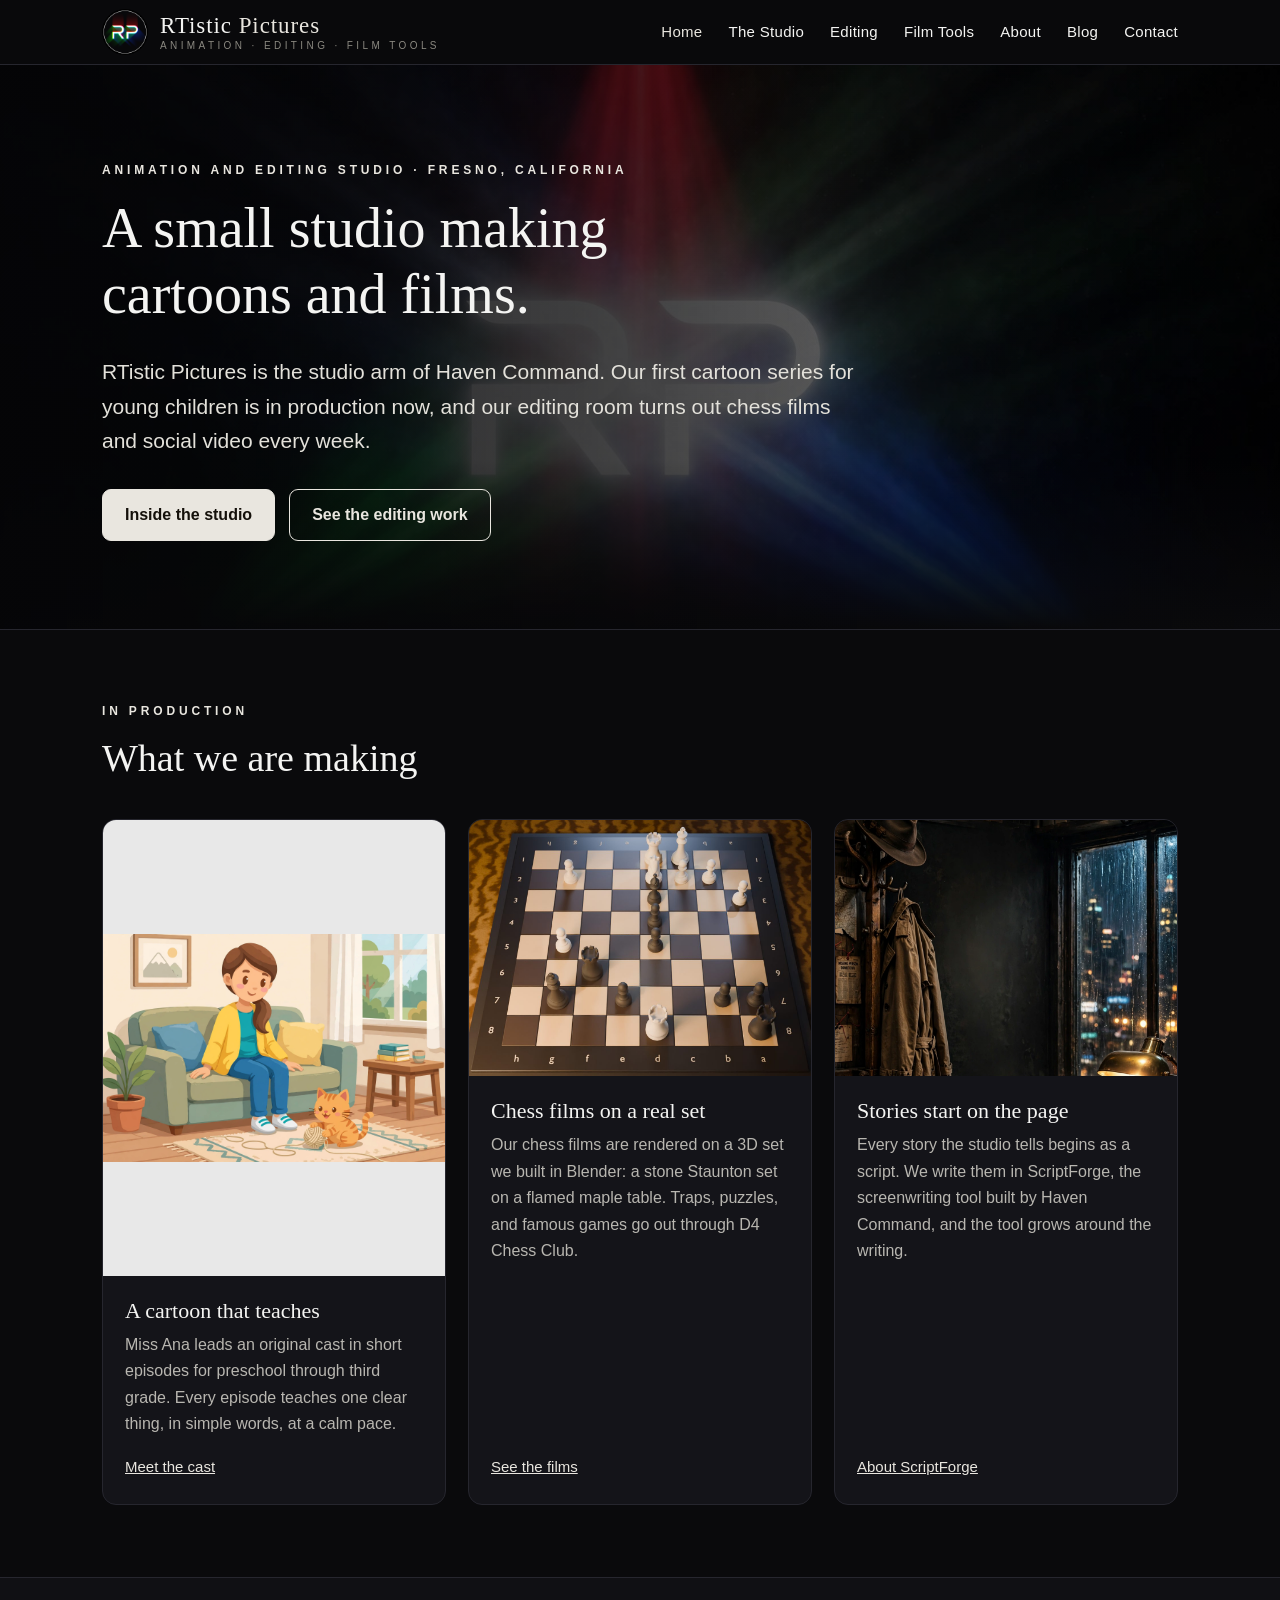
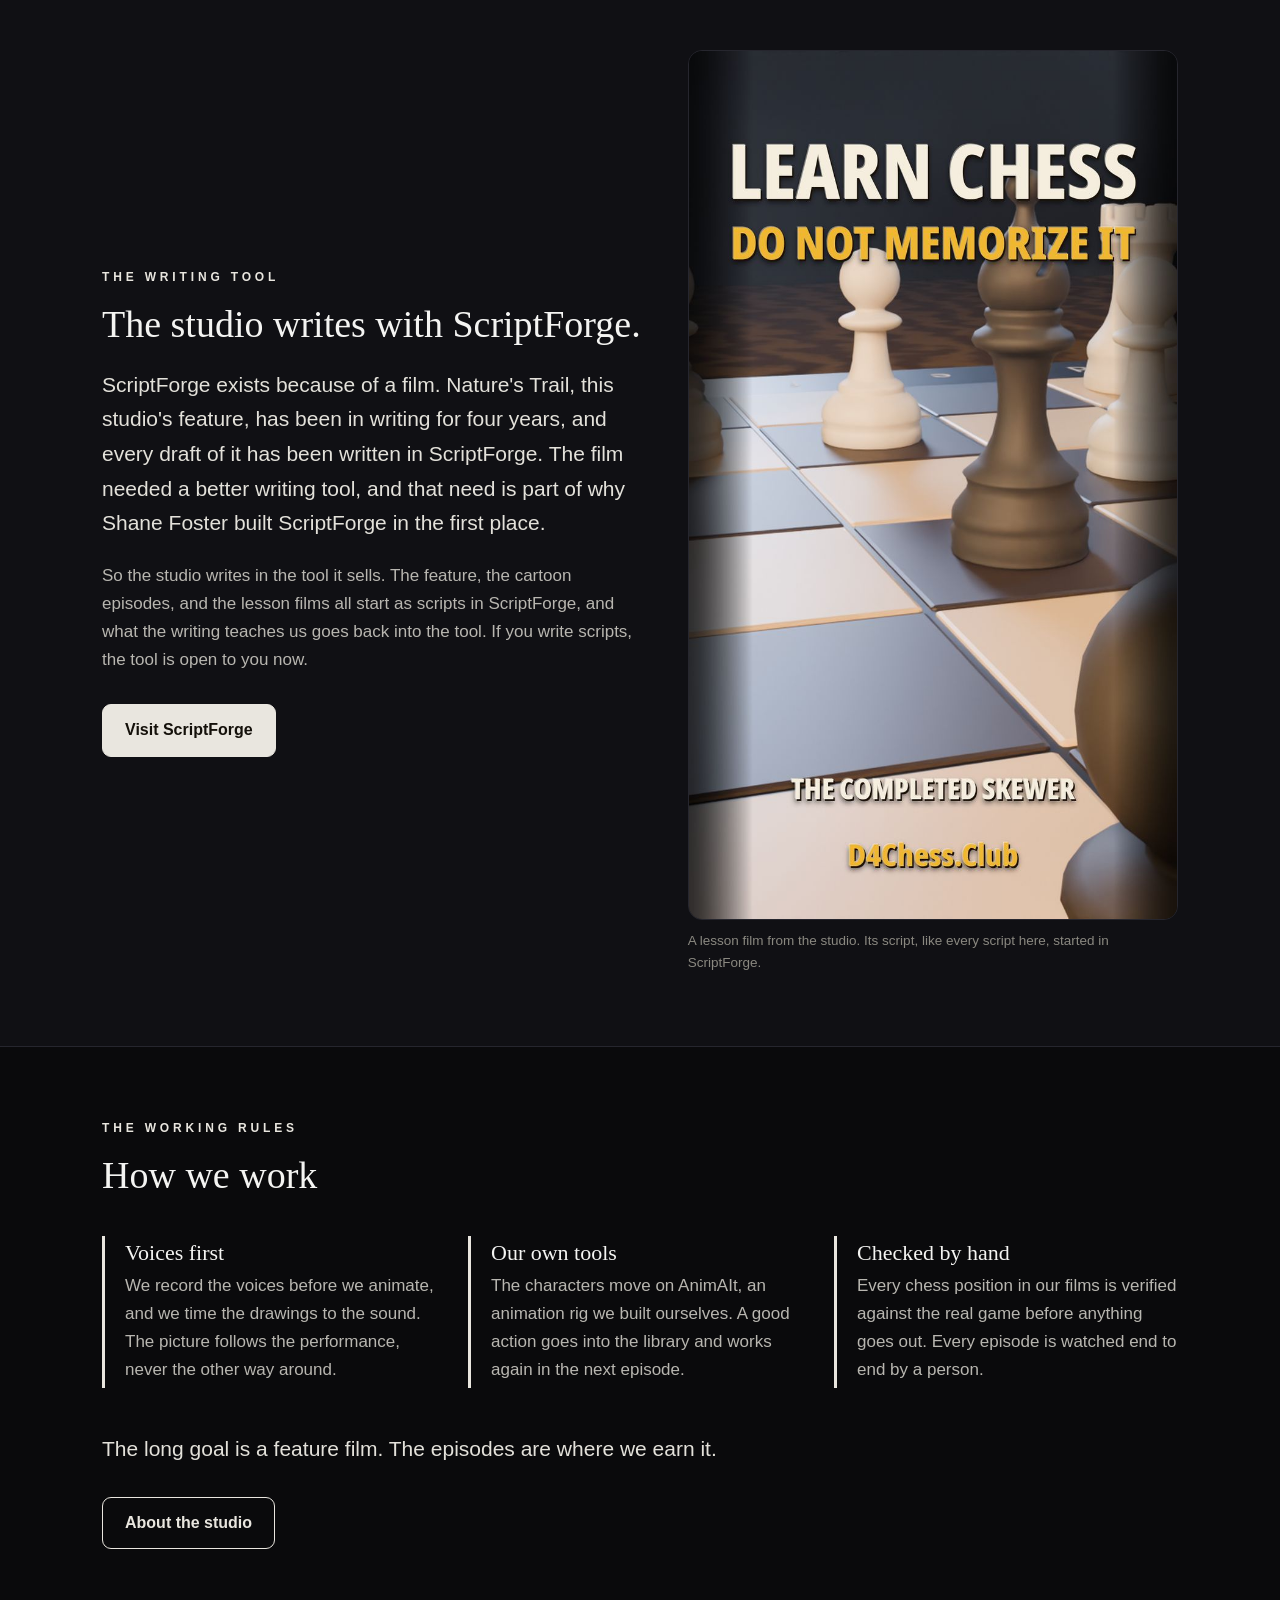
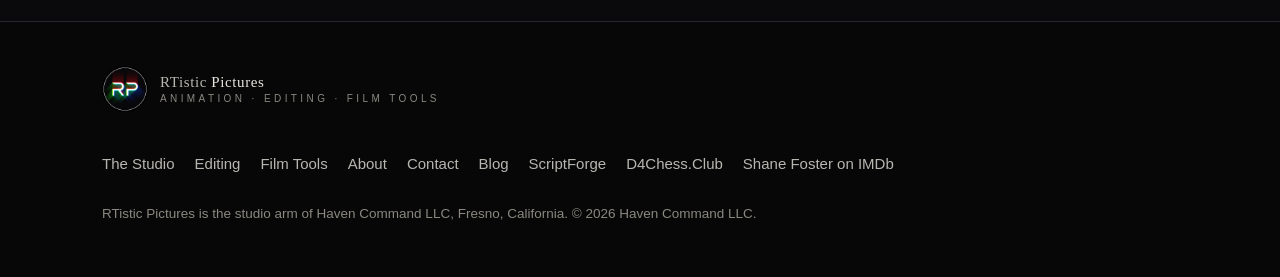
<file: index.html>
<!DOCTYPE html>
<html lang="en">
<head>
<meta charset="utf-8">
<meta name="viewport" content="width=device-width, initial-scale=1">
<title>RTistic Pictures — Animation and Editing Studio, Fresno, California</title>
<meta name="description" content="RTistic Pictures is the animation and editing studio of Haven Command, based in Fresno, California. Our first cartoon series for young children is in production now.">
<link rel="stylesheet" href="assets/css/style.css">
<link rel="icon" type="image/png" href="assets/img/logo-circle.png">
</head>
<body>

<header class="site-header">
  <div class="wrap">
    <a class="wordmark" href="index.html"><img class="logo-mark" src="assets/img/logo-circle.png" alt="" width="46" height="46"><span class="wm-text">RTistic <b>Pictures</b><small>Animation · Editing · Film Tools</small></span></a>
    <button class="nav-toggle" aria-label="Open menu" aria-expanded="false">☰</button>
    <nav class="main-nav" aria-label="Main">
      <a href="index.html" aria-current="page">Home</a>
      <a href="studio.html">The Studio</a>
      <a href="editing.html">Editing</a>
      <a href="tools.html">Film Tools</a>
      <a href="about.html">About</a>
      <a href="blog.html">Blog</a>
      <a href="contact.html">Contact</a>
    </nav>
  </div>
</header>

<main>
  <div class="hero">
    <img class="bg" src="assets/img/hero-lights.jpg" alt="Three studio lights, red, green and blue, shining in from three angles and combining into the white RP of RTistic Pictures" fetchpriority="high">
    <div class="shade"></div>
    <div class="wrap">
      <p class="kicker">Animation and Editing Studio · Fresno, California</p>
      <h1>A small studio making cartoons and films.</h1>
      <p class="lede">RTistic Pictures is the studio arm of Haven Command. Our first cartoon series for young children is in production now, and our editing room turns out chess films and social video every week.</p>
      <div class="hero-actions">
        <a class="btn" href="studio.html">Inside the studio</a>
        <a class="btn ghost" href="editing.html">See the editing work</a>
      </div>
    </div>
  </div>

  <section class="block">
    <div class="wrap">
      <div class="section-head">
        <p class="kicker">In Production</p>
        <h2>What we are making</h2>
      </div>
      <div class="grid c3">
        <article class="card cast-card">
          <div class="art"><img src="assets/img/ana_livingroom_scene.png" alt="Miss Ana at home on the couch, with a cat playing with a ball of yarn" loading="lazy"></div>
          <div class="body">
            <h3>A cartoon that teaches</h3>
            <p>Miss Ana leads an original cast in short episodes for preschool through third grade. Every episode teaches one clear thing, in simple words, at a calm pace.</p>
            <p class="more"><a href="studio.html">Meet the cast</a></p>
          </div>
        </article>
        <article class="card">
          <div class="art"><img src="assets/img/board-fischer.jpg" alt="The end of Fischer against Guimard on the studio chessboard set" loading="lazy"></div>
          <div class="body">
            <h3>Chess films on a real set</h3>
            <p>Our chess films are rendered on a 3D set we built in Blender: a stone Staunton set on a flamed maple table. Traps, puzzles, and famous games go out through D4 Chess Club.</p>
            <p class="more"><a href="editing.html">See the films</a></p>
          </div>
        </article>
        <article class="card">
          <div class="art"><img src="assets/img/office-noir.webp" alt="The editing room, drawn in the studio noir style" loading="lazy"></div>
          <div class="body">
            <h3>Stories start on the page</h3>
            <p>Every story the studio tells begins as a script. We write them in ScriptForge, the screenwriting tool built by Haven Command, and the tool grows around the writing.</p>
            <p class="more"><a href="#scriptforge">About ScriptForge</a></p>
          </div>
        </article>
      </div>
    </div>
  </section>

  <section class="block alt" id="scriptforge">
    <div class="wrap split">
      <div>
        <p class="kicker">The Writing Tool</p>
        <h2>The studio writes with ScriptForge.</h2>
        <p class="lede">ScriptForge exists because of a film. Nature's Trail, this studio's feature, has been in writing for four years, and every draft of it has been written in ScriptForge. The film needed a better writing tool, and that need is part of why Shane Foster built ScriptForge in the first place.</p>
        <p class="mute">So the studio writes in the tool it sells. The feature, the cartoon episodes, and the lesson films all start as scripts in ScriptForge, and what the writing teaches us goes back into the tool. If you write scripts, the tool is open to you now.</p>
        <div class="hero-actions">
          <a class="btn" href="https://scriptforgeai.studio">Visit ScriptForge</a>
        </div>
      </div>
      <figure>
        <img src="assets/img/thumb-learn.jpg" alt="The first frame of Learn Chess, Do Not Memorize Chess, a studio lesson film" loading="lazy">
        <figcaption>A lesson film from the studio. Its script, like every script here, started in ScriptForge.</figcaption>
      </figure>
    </div>
  </section>

  <section class="block">
    <div class="wrap">
      <div class="section-head">
        <p class="kicker">The Working Rules</p>
        <h2>How we work</h2>
      </div>
      <div class="grid c3">
        <div class="point">
          <h3>Voices first</h3>
          <p>We record the voices before we animate, and we time the drawings to the sound. The picture follows the performance, never the other way around.</p>
        </div>
        <div class="point">
          <h3>Our own tools</h3>
          <p>The characters move on AnimAIt, an animation rig we built ourselves. A good action goes into the library and works again in the next episode.</p>
        </div>
        <div class="point">
          <h3>Checked by hand</h3>
          <p>Every chess position in our films is verified against the real game before anything goes out. Every episode is watched end to end by a person.</p>
        </div>
      </div>
      <p style="margin-top:44px" class="lede">The long goal is a feature film. The episodes are where we earn it.</p>
      <div class="hero-actions">
        <a class="btn ghost" href="about.html">About the studio</a>
      </div>
    </div>
  </section>
</main>

<footer class="site-footer">
  <div class="wrap">
    <div class="cols">
      <a class="wordmark" href="index.html"><img class="logo-mark" src="assets/img/logo-circle.png" alt="" width="46" height="46"><span class="wm-text">RTistic <b>Pictures</b><small>Animation · Editing · Film Tools</small></span></a>
      <nav aria-label="Footer">
        <a href="studio.html">The Studio</a>
        <a href="editing.html">Editing</a>
        <a href="tools.html">Film Tools</a>
        <a href="about.html">About</a>
        <a href="contact.html">Contact</a>
        <a href="blog.html">Blog</a>
        <a href="https://scriptforgeai.studio">ScriptForge</a>
        <a href="https://d4chess.club">D4Chess.Club</a>
        <a href="https://www.imdb.com/name/nm1895702/">Shane Foster on IMDb</a>
      </nav>
    </div>
    <p class="fine">RTistic Pictures is the studio arm of Haven Command LLC, Fresno, California. © <span data-year>2026</span> Haven Command LLC.</p>
  </div>
</footer>

<script src="assets/js/main.js"></script>
</body>
</html>
</file>
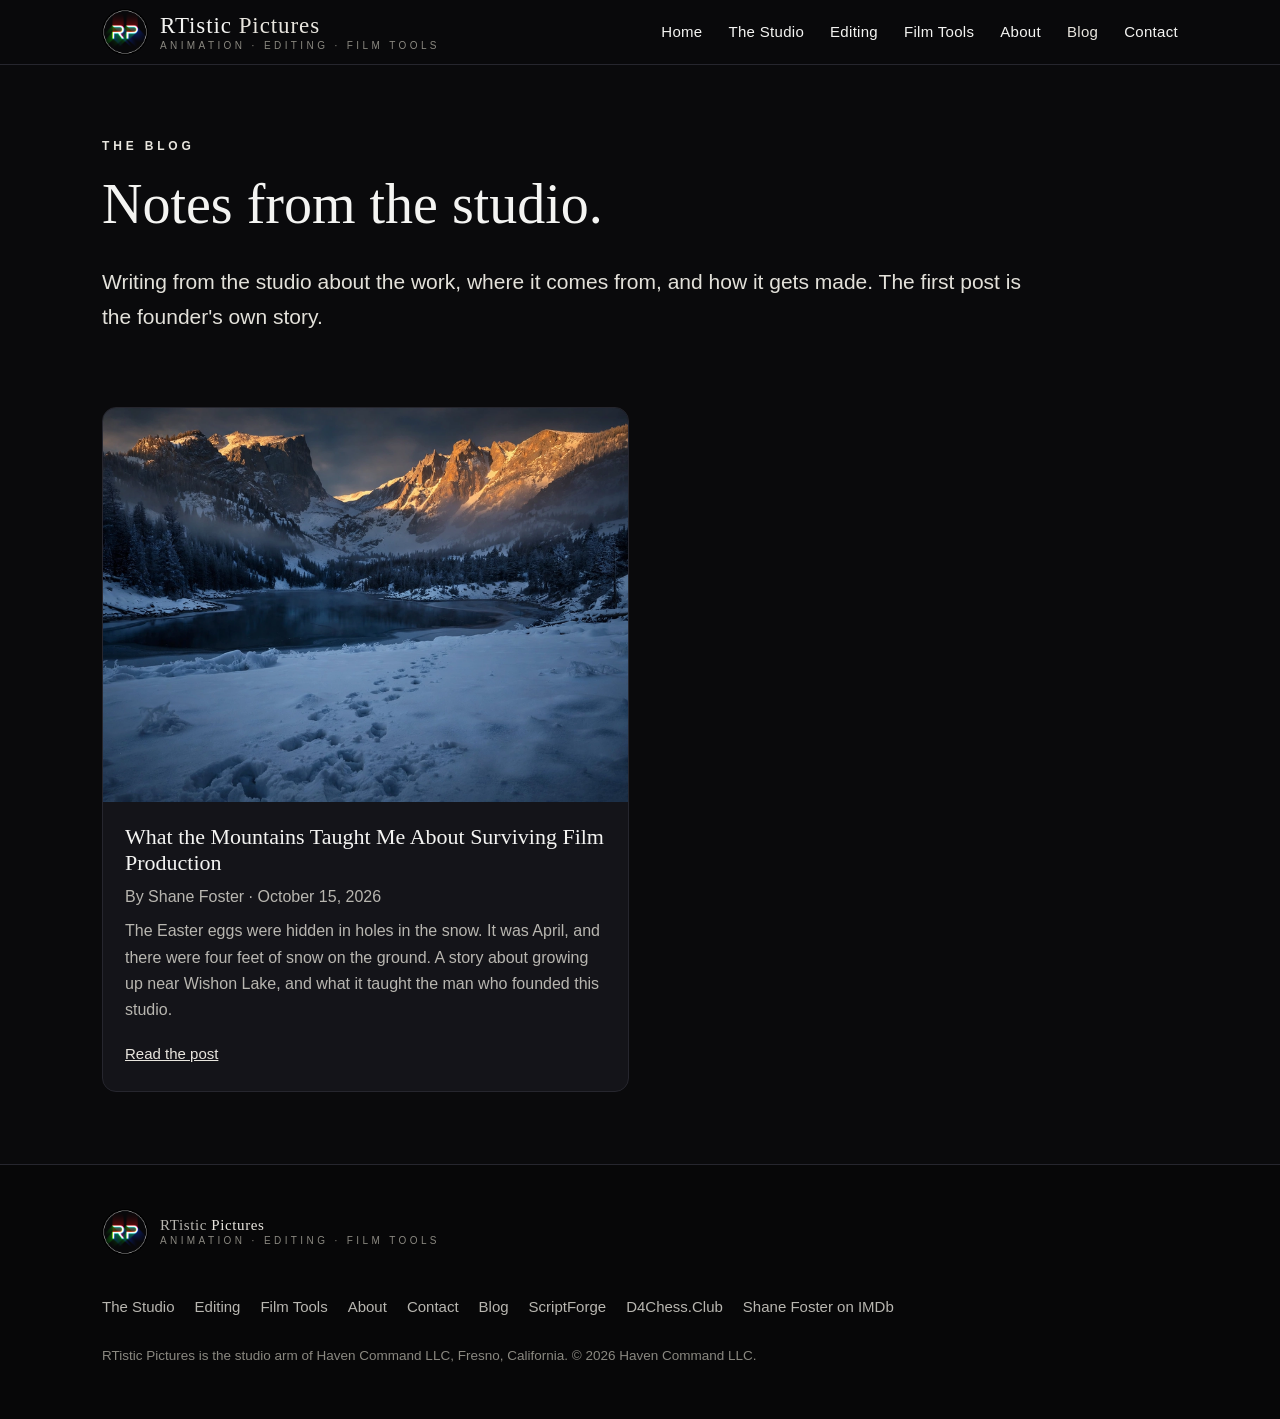
<file: blog.html>
<!DOCTYPE html>
<html lang="en">
<head>
<meta charset="utf-8">
<meta name="viewport" content="width=device-width, initial-scale=1">
<title>Blog — RTistic Pictures</title>
<meta name="description" content="The RTistic Pictures blog: writing from the studio about the work, where it comes from, and how it gets made.">
<link rel="stylesheet" href="assets/css/style.css">
<link rel="icon" type="image/png" href="assets/img/logo-circle.png">
</head>
<body>

<header class="site-header">
  <div class="wrap">
    <a class="wordmark" href="index.html"><img class="logo-mark" src="assets/img/logo-circle.png" alt="" width="46" height="46"><span class="wm-text">RTistic <b>Pictures</b><small>Animation · Editing · Film Tools</small></span></a>
    <button class="nav-toggle" aria-label="Open menu" aria-expanded="false">☰</button>
    <nav class="main-nav" aria-label="Main">
      <a href="index.html">Home</a>
      <a href="studio.html">The Studio</a>
      <a href="editing.html">Editing</a>
      <a href="tools.html">Film Tools</a>
      <a href="about.html">About</a>
      <a href="blog.html" aria-current="page">Blog</a>
      <a href="contact.html">Contact</a>
    </nav>
  </div>
</header>

<main>
  <section class="block" style="padding-bottom:36px">
    <div class="wrap">
      <p class="kicker">The Blog</p>
      <h1>Notes from the studio.</h1>
      <p class="lede">Writing from the studio about the work, where it comes from, and how it gets made. The first post is the founder's own story.</p>
    </div>
  </section>

  <section class="block" style="padding-top:16px">
    <div class="wrap">
      <div class="grid c2">
        <article class="card">
          <a class="art" href="blog/what-the-mountains-taught-me.html"><img src="assets/img/what-the-mountains-taught-me.png" alt="A mountain lake in deep snow at dawn, first light on the peaks, one line of footprints crossing the snow" loading="lazy"></a>
          <div class="body">
            <h3>What the Mountains Taught Me About Surviving Film Production</h3>
            <p class="small">By Shane Foster · October 15, 2026</p>
            <p>The Easter eggs were hidden in holes in the snow. It was April, and there were four feet of snow on the ground. A story about growing up near Wishon Lake, and what it taught the man who founded this studio.</p>
            <p class="more"><a href="blog/what-the-mountains-taught-me.html">Read the post</a></p>
          </div>
        </article>
      </div>
    </div>
  </section>
</main>

<footer class="site-footer">
  <div class="wrap">
    <div class="cols">
      <a class="wordmark" href="index.html"><img class="logo-mark" src="assets/img/logo-circle.png" alt="" width="46" height="46"><span class="wm-text">RTistic <b>Pictures</b><small>Animation · Editing · Film Tools</small></span></a>
      <nav aria-label="Footer">
        <a href="studio.html">The Studio</a>
        <a href="editing.html">Editing</a>
        <a href="tools.html">Film Tools</a>
        <a href="about.html">About</a>
        <a href="contact.html">Contact</a>
        <a href="blog.html">Blog</a>
        <a href="https://scriptforgeai.studio">ScriptForge</a>
        <a href="https://d4chess.club">D4Chess.Club</a>
        <a href="https://www.imdb.com/name/nm1895702/">Shane Foster on IMDb</a>
      </nav>
    </div>
    <p class="fine">RTistic Pictures is the studio arm of Haven Command LLC, Fresno, California. © <span data-year>2026</span> Haven Command LLC.</p>
  </div>
</footer>

<script src="assets/js/main.js"></script>
</body>
</html>
</file>
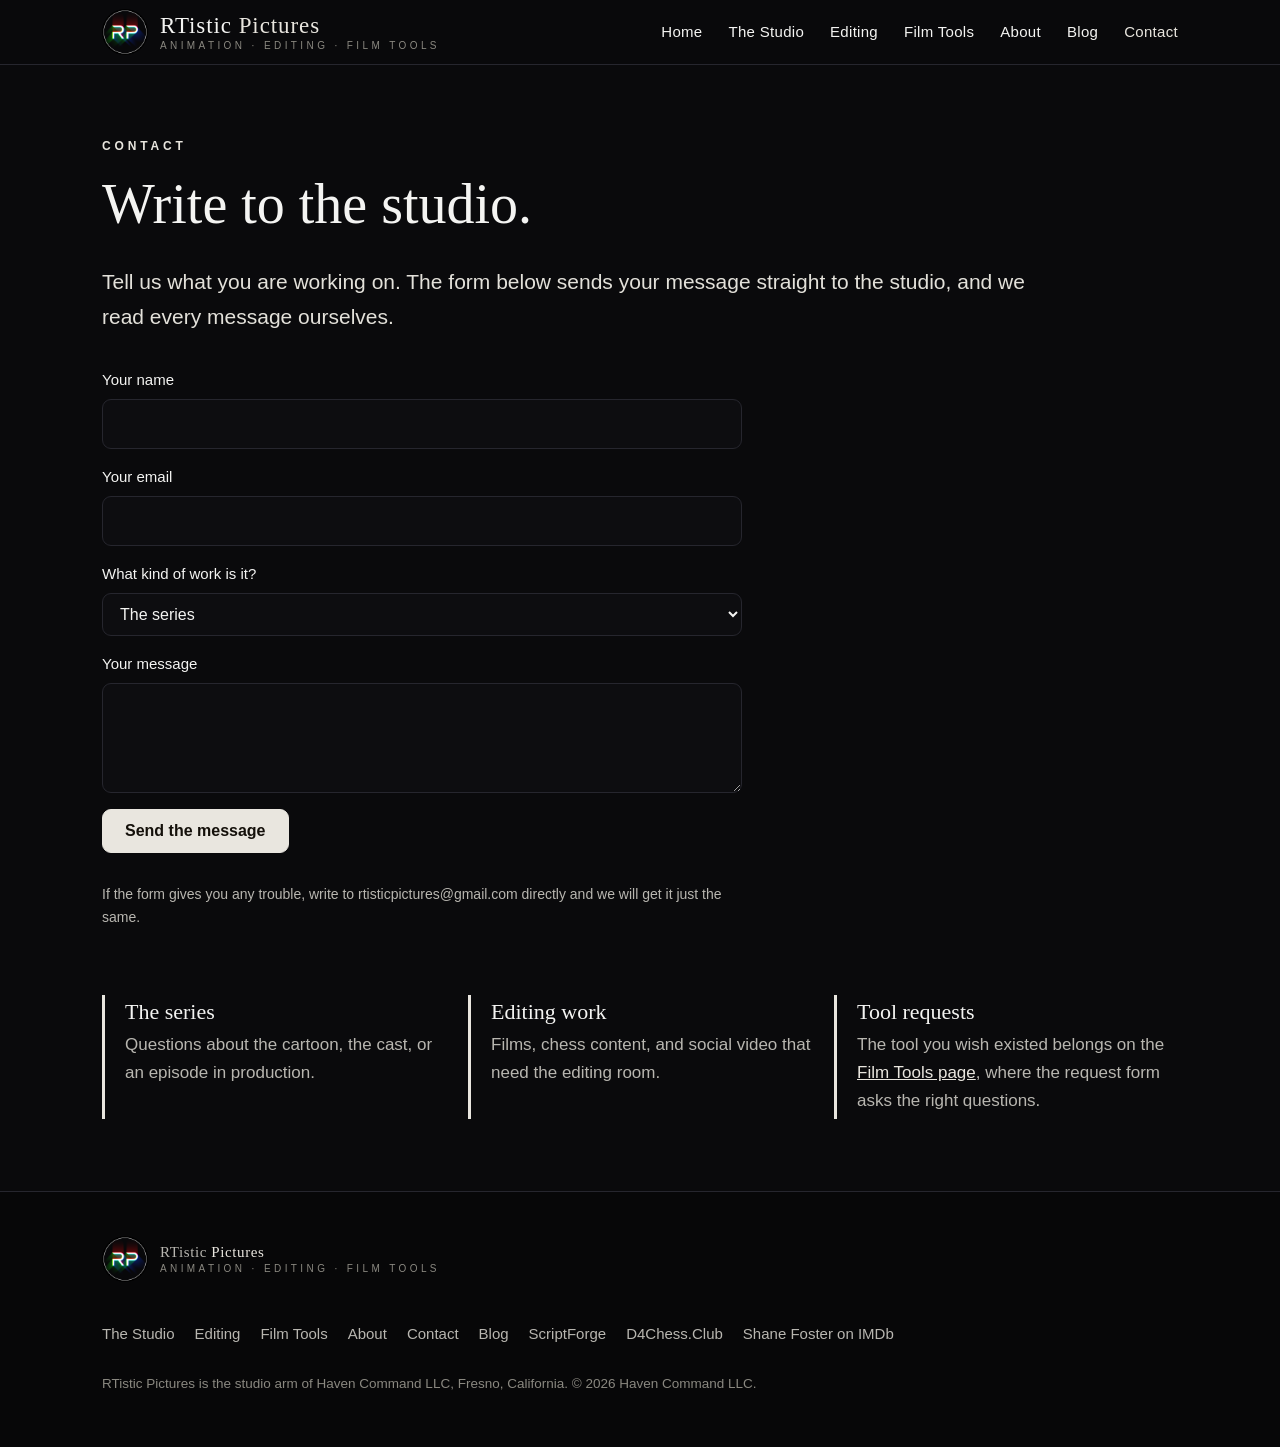
<file: contact.html>
<!DOCTYPE html>
<html lang="en">
<head>
<meta charset="utf-8">
<meta name="viewport" content="width=device-width, initial-scale=1">
<title>Contact — RTistic Pictures</title>
<meta name="description" content="Contact RTistic Pictures, the animation and editing studio of Haven Command LLC in Fresno, California. Email is the way to reach the studio.">
<link rel="stylesheet" href="assets/css/style.css">
<link rel="icon" type="image/png" href="assets/img/logo-circle.png">
</head>
<body>

<header class="site-header">
  <div class="wrap">
    <a class="wordmark" href="index.html"><img class="logo-mark" src="assets/img/logo-circle.png" alt="" width="46" height="46"><span class="wm-text">RTistic <b>Pictures</b><small>Animation · Editing · Film Tools</small></span></a>
    <button class="nav-toggle" aria-label="Open menu" aria-expanded="false">☰</button>
    <nav class="main-nav" aria-label="Main">
      <a href="index.html">Home</a>
      <a href="studio.html">The Studio</a>
      <a href="editing.html">Editing</a>
      <a href="tools.html">Film Tools</a>
      <a href="about.html">About</a>
      <a href="blog.html">Blog</a>
      <a href="contact.html" aria-current="page">Contact</a>
    </nav>
  </div>
</header>

<main>
  <section class="block">
    <div class="wrap">
      <p class="kicker">Contact</p>
      <h1>Write to the studio.</h1>
      <p class="lede">Tell us what you are working on. The form below sends your message straight to the studio, and we read every message ourselves.</p>
      <form class="tool-form" id="contact-form" style="margin-top:34px">
        <label>Your name
          <input name="name" type="text" autocomplete="name" required maxlength="100">
        </label>
        <label>Your email
          <input name="email" type="email" autocomplete="email" required maxlength="254">
        </label>
        <label>What kind of work is it?
          <select name="kind">
            <option>The series</option>
            <option>Editing work</option>
            <option>Film tools</option>
            <option>Something else</option>
          </select>
        </label>
        <label>Your message
          <textarea name="message" required minlength="10" maxlength="5000"></textarea>
        </label>
        <div class="hp-field" aria-hidden="true">
          <label>Company
            <input name="company" type="text" tabindex="-1" autocomplete="off">
          </label>
        </div>
        <div>
          <button class="btn" type="submit">Send the message</button>
        </div>
        <p class="small" id="contact-note">If the form gives you any trouble, write to rtisticpictures@gmail.com directly and we will get it just the same.</p>
      </form>
      <div id="contact-thanks" hidden style="margin-top:34px">
        <h2>Thank you. Your message is on its way.</h2>
        <p class="lede">We read everything ourselves and will write back at the address you gave us.</p>
      </div>
      <div class="grid c3" style="margin-top:52px">
        <div class="point">
          <h3>The series</h3>
          <p>Questions about the cartoon, the cast, or an episode in production.</p>
        </div>
        <div class="point">
          <h3>Editing work</h3>
          <p>Films, chess content, and social video that need the editing room.</p>
        </div>
        <div class="point">
          <h3>Tool requests</h3>
          <p>The tool you wish existed belongs on the <a href="tools.html#request">Film Tools page</a>, where the request form asks the right questions.</p>
        </div>
      </div>
    </div>
  </section>
</main>

<footer class="site-footer">
  <div class="wrap">
    <div class="cols">
      <a class="wordmark" href="index.html"><img class="logo-mark" src="assets/img/logo-circle.png" alt="" width="46" height="46"><span class="wm-text">RTistic <b>Pictures</b><small>Animation · Editing · Film Tools</small></span></a>
      <nav aria-label="Footer">
        <a href="studio.html">The Studio</a>
        <a href="editing.html">Editing</a>
        <a href="tools.html">Film Tools</a>
        <a href="about.html">About</a>
        <a href="contact.html">Contact</a>
        <a href="blog.html">Blog</a>
        <a href="https://scriptforgeai.studio">ScriptForge</a>
        <a href="https://d4chess.club">D4Chess.Club</a>
        <a href="https://www.imdb.com/name/nm1895702/">Shane Foster on IMDb</a>
      </nav>
    </div>
    <p class="fine">RTistic Pictures is the studio arm of Haven Command LLC, Fresno, California. © <span data-year>2026</span> Haven Command LLC.</p>
  </div>
</footer>

<script src="assets/js/main.js"></script>
</body>
</html>
</file>
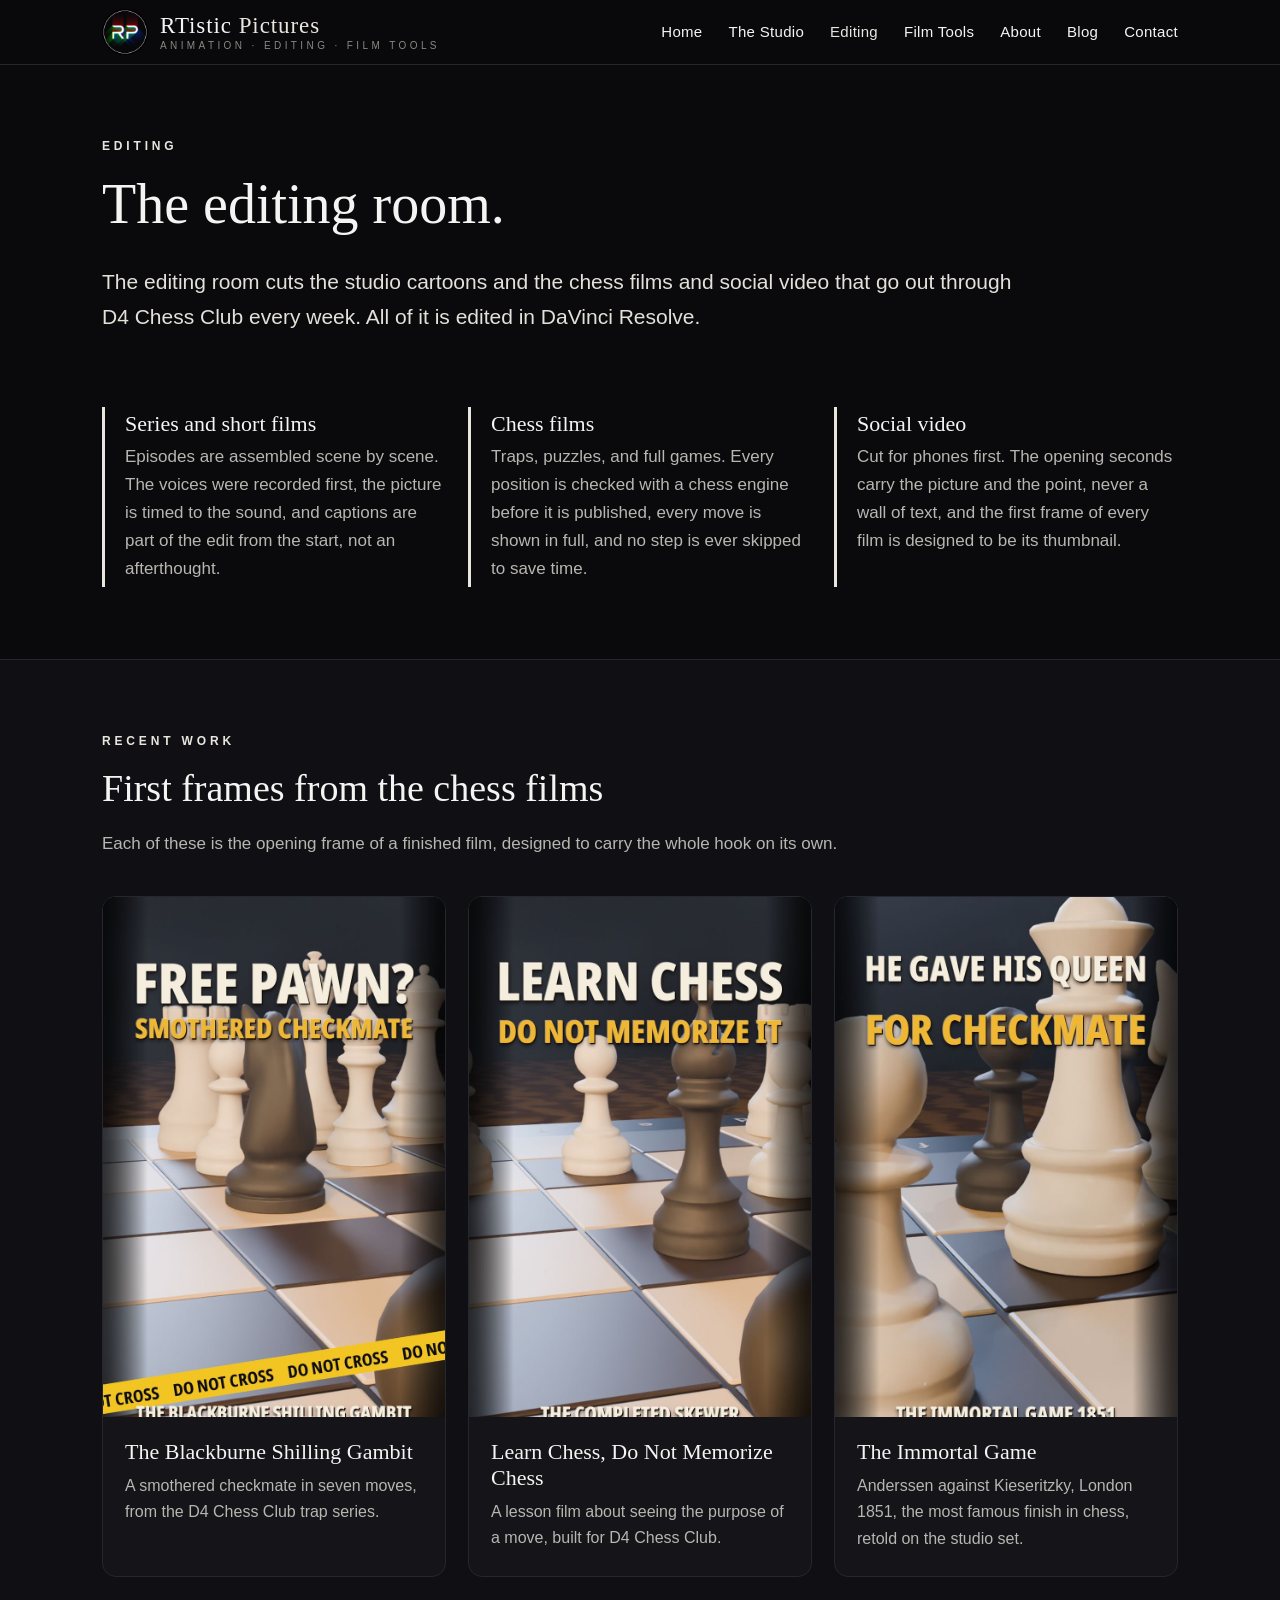
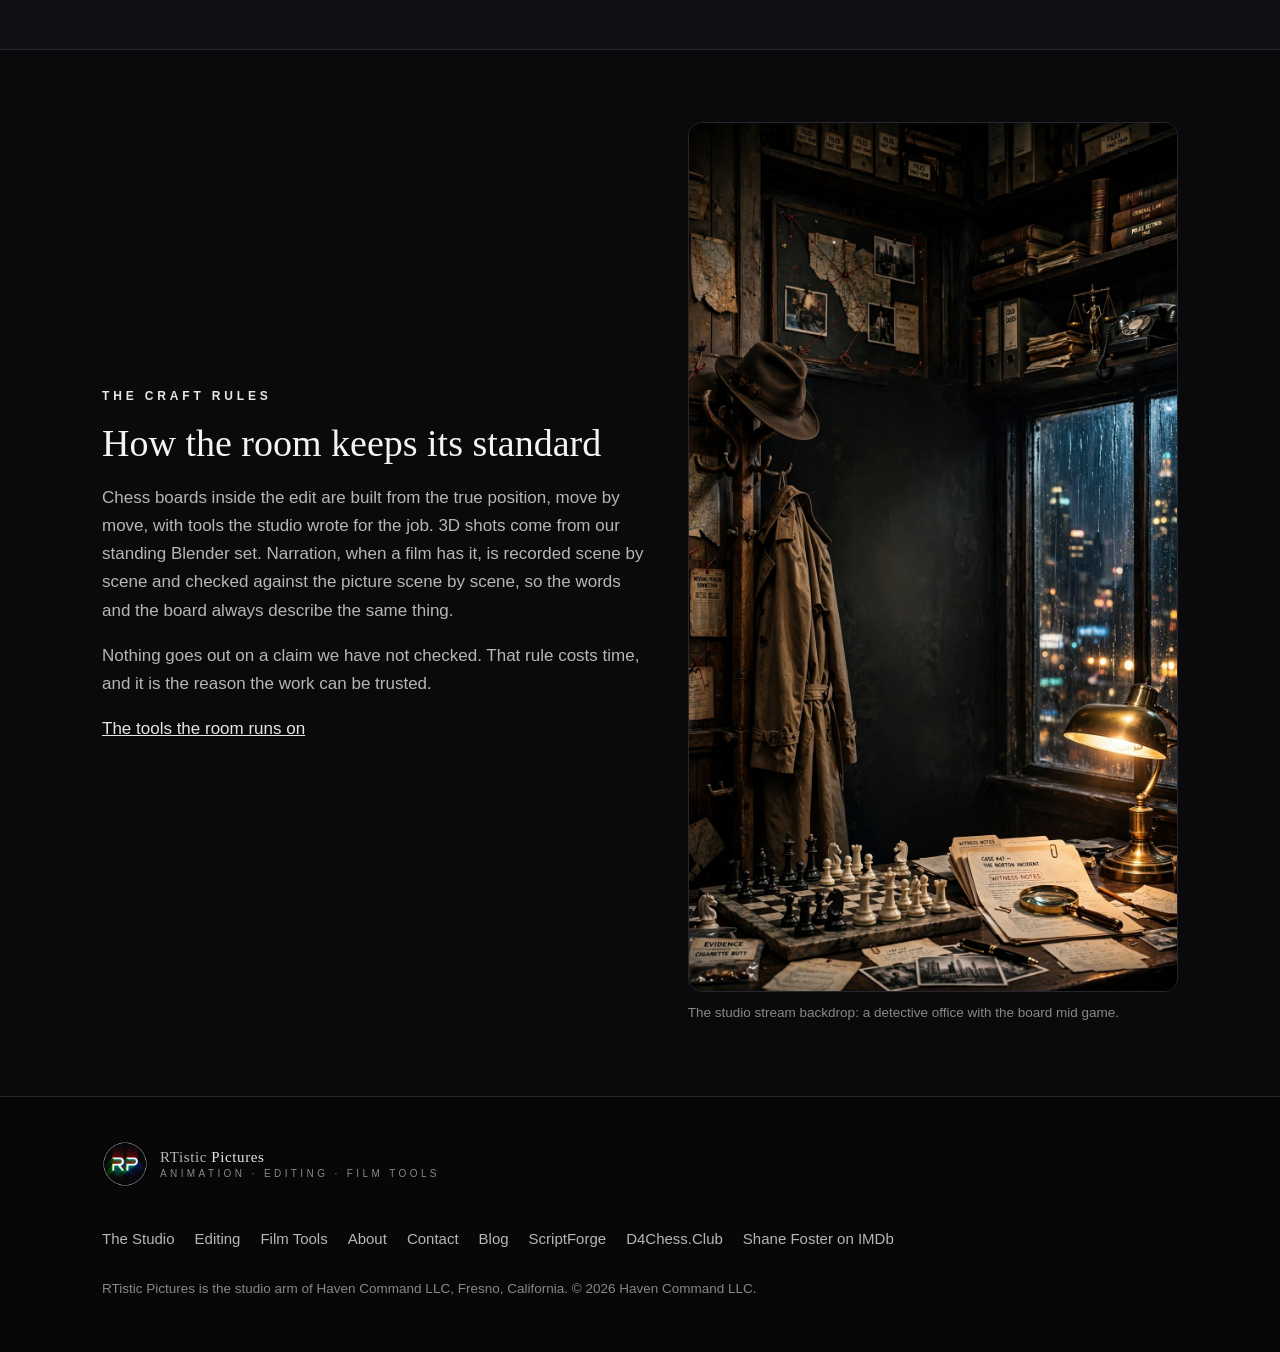
<file: editing.html>
<!DOCTYPE html>
<html lang="en">
<head>
<meta charset="utf-8">
<meta name="viewport" content="width=device-width, initial-scale=1">
<title>Editing — RTistic Pictures</title>
<meta name="description" content="The RTistic Pictures editing room: cartoon episodes, chess films, and social video, edited in DaVinci Resolve with every position verified and every move shown.">
<link rel="stylesheet" href="assets/css/style.css">
<link rel="icon" type="image/png" href="assets/img/logo-circle.png">
</head>
<body>

<header class="site-header">
  <div class="wrap">
    <a class="wordmark" href="index.html"><img class="logo-mark" src="assets/img/logo-circle.png" alt="" width="46" height="46"><span class="wm-text">RTistic <b>Pictures</b><small>Animation · Editing · Film Tools</small></span></a>
    <button class="nav-toggle" aria-label="Open menu" aria-expanded="false">☰</button>
    <nav class="main-nav" aria-label="Main">
      <a href="index.html">Home</a>
      <a href="studio.html">The Studio</a>
      <a href="editing.html" aria-current="page">Editing</a>
      <a href="tools.html">Film Tools</a>
      <a href="about.html">About</a>
      <a href="blog.html">Blog</a>
      <a href="contact.html">Contact</a>
    </nav>
  </div>
</header>

<main>
  <section class="block" style="padding-bottom:36px">
    <div class="wrap">
      <p class="kicker">Editing</p>
      <h1>The editing room.</h1>
      <p class="lede">The editing room cuts the studio cartoons and the chess films and social video that go out through D4 Chess Club every week. All of it is edited in DaVinci Resolve.</p>
    </div>
  </section>

  <section class="block" style="padding-top:16px">
    <div class="wrap">
      <div class="grid c3">
        <div class="point">
          <h3>Series and short films</h3>
          <p>Episodes are assembled scene by scene. The voices were recorded first, the picture is timed to the sound, and captions are part of the edit from the start, not an afterthought.</p>
        </div>
        <div class="point">
          <h3>Chess films</h3>
          <p>Traps, puzzles, and full games. Every position is checked with a chess engine before it is published, every move is shown in full, and no step is ever skipped to save time.</p>
        </div>
        <div class="point">
          <h3>Social video</h3>
          <p>Cut for phones first. The opening seconds carry the picture and the point, never a wall of text, and the first frame of every film is designed to be its thumbnail.</p>
        </div>
      </div>
    </div>
  </section>

  <section class="block alt">
    <div class="wrap">
      <div class="section-head">
        <p class="kicker">Recent Work</p>
        <h2>First frames from the chess films</h2>
        <p class="mute">Each of these is the opening frame of a finished film, designed to carry the whole hook on its own.</p>
      </div>
      <div class="grid c3">
        <article class="card thumb-card">
          <div class="art"><img src="assets/img/thumb-blackburne.jpg" alt="First frame of the Blackburne Shilling Gambit film" loading="lazy"></div>
          <div class="body">
            <h3>The Blackburne Shilling Gambit</h3>
            <p>A smothered checkmate in seven moves, from the D4 Chess Club trap series.</p>
          </div>
        </article>
        <article class="card thumb-card">
          <div class="art"><img src="assets/img/thumb-learn.jpg" alt="First frame of Learn Chess, Do Not Memorize Chess" loading="lazy"></div>
          <div class="body">
            <h3>Learn Chess, Do Not Memorize Chess</h3>
            <p>A lesson film about seeing the purpose of a move, built for D4 Chess Club.</p>
          </div>
        </article>
        <article class="card thumb-card">
          <div class="art"><img src="assets/img/thumb-immortal.jpg" alt="First frame of the Immortal Game film" loading="lazy"></div>
          <div class="body">
            <h3>The Immortal Game</h3>
            <p>Anderssen against Kieseritzky, London 1851, the most famous finish in chess, retold on the studio set.</p>
          </div>
        </article>
      </div>
    </div>
  </section>

  <section class="block">
    <div class="wrap split">
      <div>
        <p class="kicker">The Craft Rules</p>
        <h2>How the room keeps its standard</h2>
        <p class="mute">Chess boards inside the edit are built from the true position, move by move, with tools the studio wrote for the job. 3D shots come from our standing Blender set. Narration, when a film has it, is recorded scene by scene and checked against the picture scene by scene, so the words and the board always describe the same thing.</p>
        <p class="mute">Nothing goes out on a claim we have not checked. That rule costs time, and it is the reason the work can be trusted.</p>
        <p><a href="tools.html">The tools the room runs on</a></p>
      </div>
      <figure>
        <img src="assets/img/office-noir.webp" alt="A noir office with a chess board on the desk, the studio stream backdrop" loading="lazy">
        <figcaption>The studio stream backdrop: a detective office with the board mid game.</figcaption>
      </figure>
    </div>
  </section>
</main>

<footer class="site-footer">
  <div class="wrap">
    <div class="cols">
      <a class="wordmark" href="index.html"><img class="logo-mark" src="assets/img/logo-circle.png" alt="" width="46" height="46"><span class="wm-text">RTistic <b>Pictures</b><small>Animation · Editing · Film Tools</small></span></a>
      <nav aria-label="Footer">
        <a href="studio.html">The Studio</a>
        <a href="editing.html">Editing</a>
        <a href="tools.html">Film Tools</a>
        <a href="about.html">About</a>
        <a href="contact.html">Contact</a>
        <a href="blog.html">Blog</a>
        <a href="https://scriptforgeai.studio">ScriptForge</a>
        <a href="https://d4chess.club">D4Chess.Club</a>
        <a href="https://www.imdb.com/name/nm1895702/">Shane Foster on IMDb</a>
      </nav>
    </div>
    <p class="fine">RTistic Pictures is the studio arm of Haven Command LLC, Fresno, California. © <span data-year>2026</span> Haven Command LLC.</p>
  </div>
</footer>

<script src="assets/js/main.js"></script>
</body>
</html>
</file>
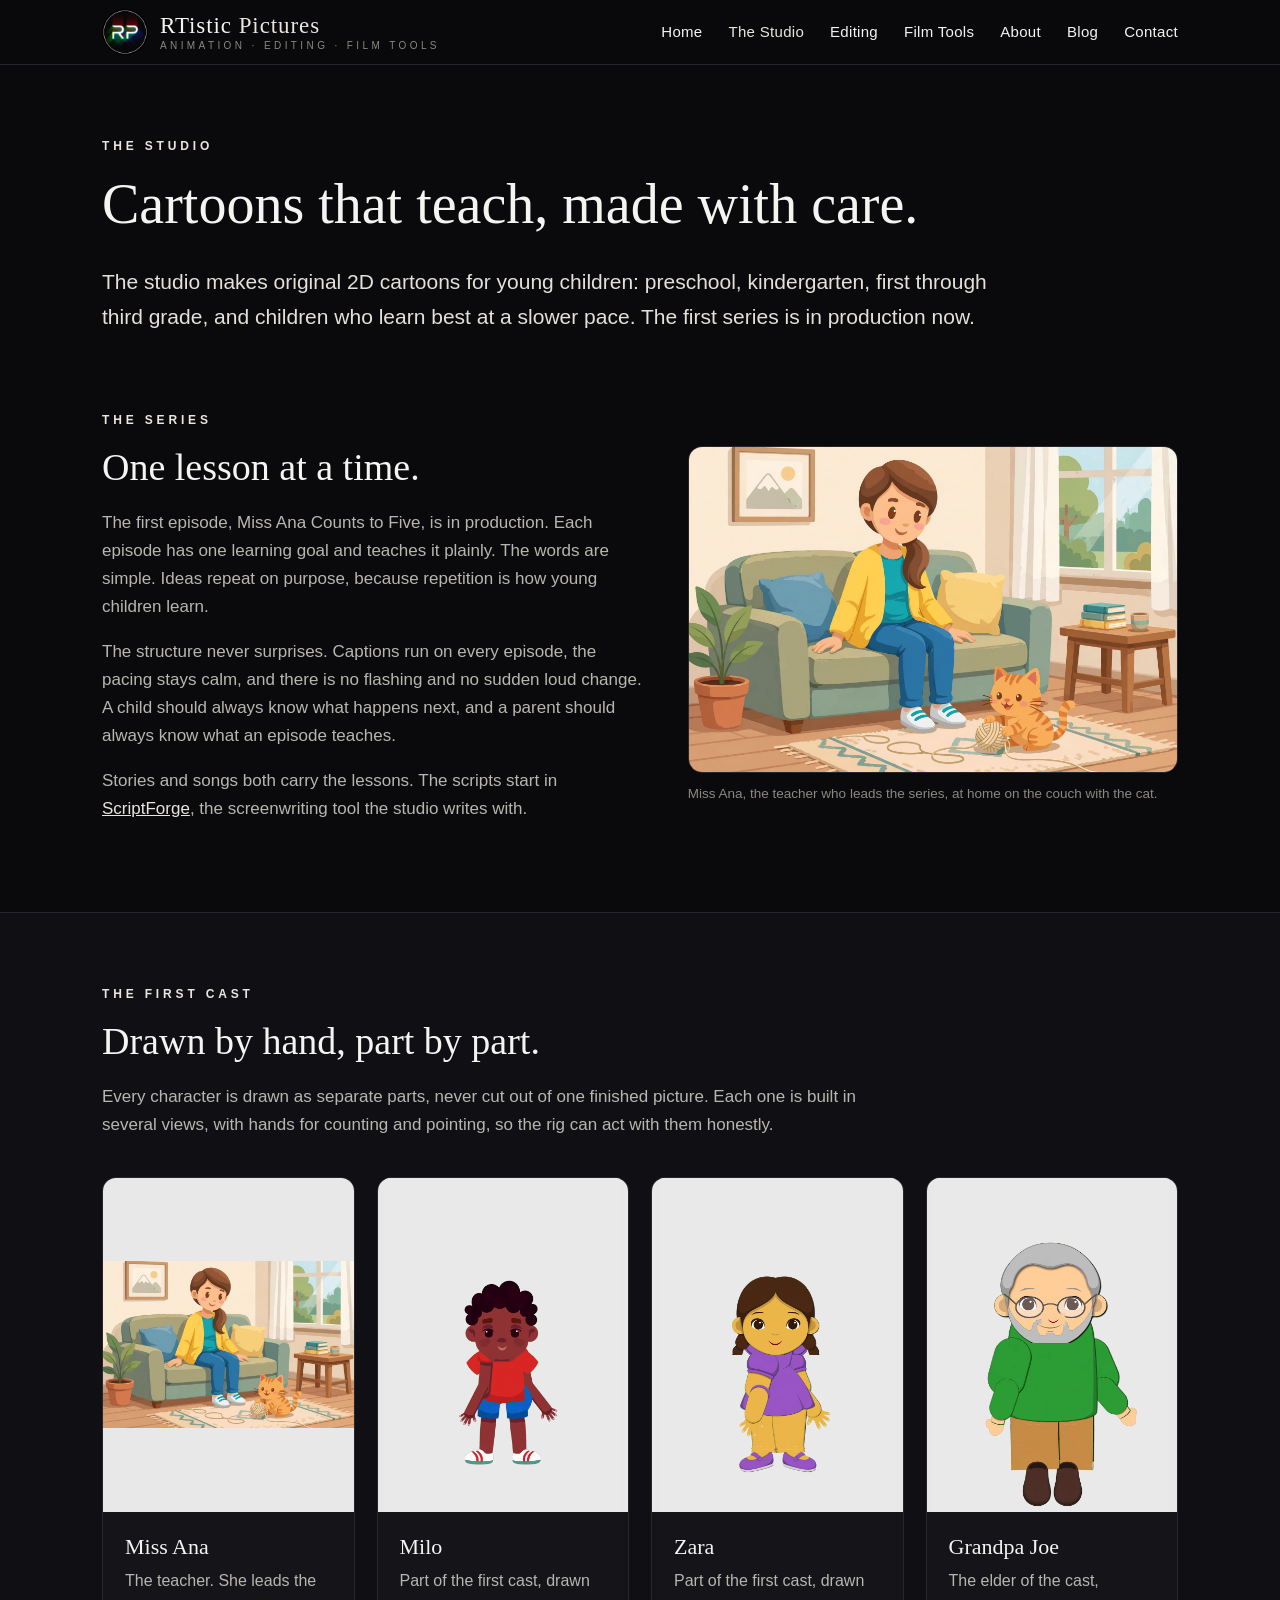
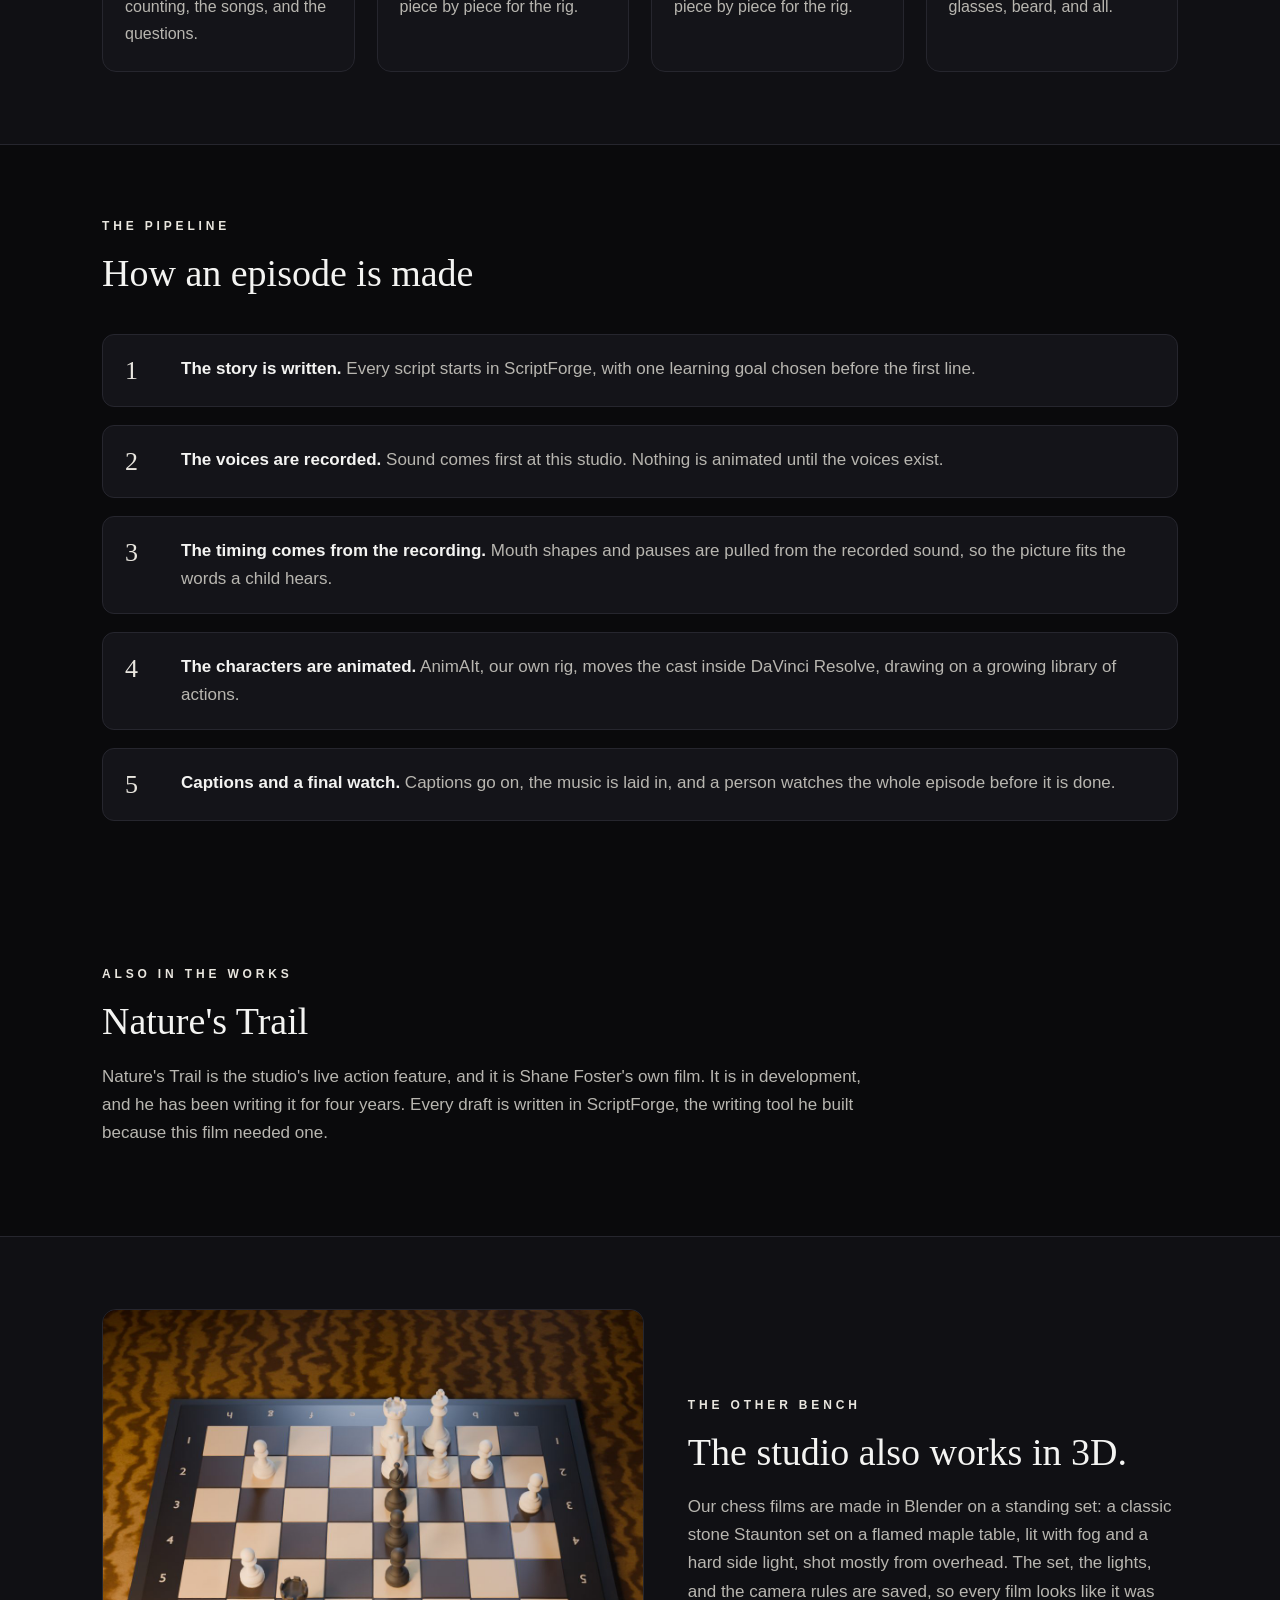
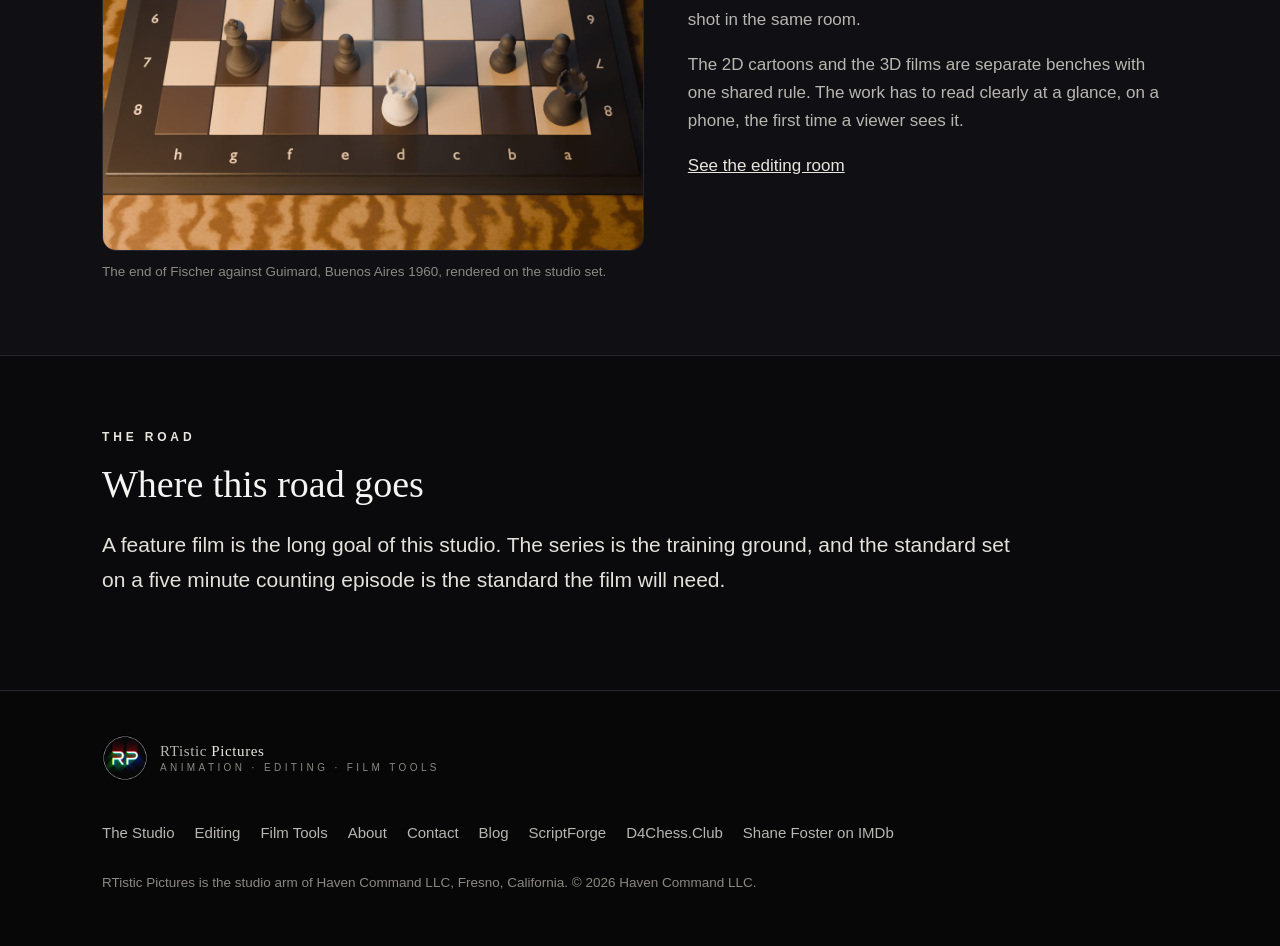
<file: studio.html>
<!DOCTYPE html>
<html lang="en">
<head>
<meta charset="utf-8">
<meta name="viewport" content="width=device-width, initial-scale=1">
<title>The Studio — RTistic Pictures</title>
<meta name="description" content="The RTistic Pictures animation studio: an original 2D cartoon series that teaches young children, an original cast, and a pipeline built on voices first and our own rig, AnimAIt.">
<link rel="stylesheet" href="assets/css/style.css">
<link rel="icon" type="image/png" href="assets/img/logo-circle.png">
</head>
<body>

<header class="site-header">
  <div class="wrap">
    <a class="wordmark" href="index.html"><img class="logo-mark" src="assets/img/logo-circle.png" alt="" width="46" height="46"><span class="wm-text">RTistic <b>Pictures</b><small>Animation · Editing · Film Tools</small></span></a>
    <button class="nav-toggle" aria-label="Open menu" aria-expanded="false">☰</button>
    <nav class="main-nav" aria-label="Main">
      <a href="index.html">Home</a>
      <a href="studio.html" aria-current="page">The Studio</a>
      <a href="editing.html">Editing</a>
      <a href="tools.html">Film Tools</a>
      <a href="about.html">About</a>
      <a href="blog.html">Blog</a>
      <a href="contact.html">Contact</a>
    </nav>
  </div>
</header>

<main>
  <section class="block" style="padding-bottom:36px">
    <div class="wrap">
      <p class="kicker">The Studio</p>
      <h1>Cartoons that teach, made with care.</h1>
      <p class="lede">The studio makes original 2D cartoons for young children: preschool, kindergarten, first through third grade, and children who learn best at a slower pace. The first series is in production now.</p>
    </div>
  </section>

  <section class="block" style="padding-top:20px">
    <div class="wrap split">
      <div>
        <p class="kicker">The Series</p>
        <h2>One lesson at a time.</h2>
        <p class="mute">The first episode, Miss Ana Counts to Five, is in production. Each episode has one learning goal and teaches it plainly. The words are simple. Ideas repeat on purpose, because repetition is how young children learn.</p>
        <p class="mute">The structure never surprises. Captions run on every episode, the pacing stays calm, and there is no flashing and no sudden loud change. A child should always know what happens next, and a parent should always know what an episode teaches.</p>
        <p class="mute">Stories and songs both carry the lessons. The scripts start in <a href="index.html#scriptforge">ScriptForge</a>, the screenwriting tool the studio writes with.</p>
      </div>
      <figure>
        <img src="assets/img/ana_livingroom_scene.png" alt="Miss Ana at home on the couch, with a cat playing with a ball of yarn" style="background:var(--paper);border-radius:14px" loading="lazy">
        <figcaption>Miss Ana, the teacher who leads the series, at home on the couch with the cat.</figcaption>
      </figure>
    </div>
  </section>

  <section class="block alt">
    <div class="wrap">
      <div class="section-head">
        <p class="kicker">The First Cast</p>
        <h2>Drawn by hand, part by part.</h2>
        <p class="mute">Every character is drawn as separate parts, never cut out of one finished picture. Each one is built in several views, with hands for counting and pointing, so the rig can act with them honestly.</p>
      </div>
      <div class="grid c4">
        <article class="card cast-card">
          <div class="art"><img src="assets/img/ana_livingroom_scene.png" alt="Miss Ana at home on the couch, with a cat playing with a ball of yarn" loading="lazy"></div>
          <div class="body">
            <h3>Miss Ana</h3>
            <p>The teacher. She leads the counting, the songs, and the questions.</p>
          </div>
        </article>
        <article class="card cast-card">
          <div class="art"><img src="assets/img/cast-milo.png" alt="Milo" loading="lazy"></div>
          <div class="body">
            <h3>Milo</h3>
            <p>Part of the first cast, drawn piece by piece for the rig.</p>
          </div>
        </article>
        <article class="card cast-card">
          <div class="art"><img src="assets/img/cast-zara.png" alt="Zara" loading="lazy"></div>
          <div class="body">
            <h3>Zara</h3>
            <p>Part of the first cast, drawn piece by piece for the rig.</p>
          </div>
        </article>
        <article class="card cast-card">
          <div class="art"><img src="assets/img/cast-joe.png" alt="Grandpa Joe" loading="lazy"></div>
          <div class="body">
            <h3>Grandpa Joe</h3>
            <p>The elder of the cast, glasses, beard, and all.</p>
          </div>
        </article>
      </div>
    </div>
  </section>

  <section class="block">
    <div class="wrap">
      <div class="section-head">
        <p class="kicker">The Pipeline</p>
        <h2>How an episode is made</h2>
      </div>
      <div class="steps">
        <div class="step"><div class="n"></div><p><b>The story is written.</b> Every script starts in ScriptForge, with one learning goal chosen before the first line.</p></div>
        <div class="step"><div class="n"></div><p><b>The voices are recorded.</b> Sound comes first at this studio. Nothing is animated until the voices exist.</p></div>
        <div class="step"><div class="n"></div><p><b>The timing comes from the recording.</b> Mouth shapes and pauses are pulled from the recorded sound, so the picture fits the words a child hears.</p></div>
        <div class="step"><div class="n"></div><p><b>The characters are animated.</b> AnimAIt, our own rig, moves the cast inside DaVinci Resolve, drawing on a growing library of actions.</p></div>
        <div class="step"><div class="n"></div><p><b>Captions and a final watch.</b> Captions go on, the music is laid in, and a person watches the whole episode before it is done.</p></div>
      </div>
    </div>
  </section>

  <section class="block">
    <div class="wrap">
      <p class="kicker">Also in the Works</p>
      <h2>Nature's Trail</h2>
      <p class="mute" style="max-width:46em">Nature's Trail is the studio's live action feature, and it is Shane Foster's own film. It is in development, and he has been writing it for four years. Every draft is written in ScriptForge, the writing tool he built because this film needed one.</p>
    </div>
  </section>

  <section class="block alt">
    <div class="wrap split">
      <figure>
        <img src="assets/img/board-fischer.jpg" alt="A chess endgame rendered on the studio 3D set" loading="lazy">
        <figcaption>The end of Fischer against Guimard, Buenos Aires 1960, rendered on the studio set.</figcaption>
      </figure>
      <div>
        <p class="kicker">The Other Bench</p>
        <h2>The studio also works in 3D.</h2>
        <p class="mute">Our chess films are made in Blender on a standing set: a classic stone Staunton set on a flamed maple table, lit with fog and a hard side light, shot mostly from overhead. The set, the lights, and the camera rules are saved, so every film looks like it was shot in the same room.</p>
        <p class="mute">The 2D cartoons and the 3D films are separate benches with one shared rule. The work has to read clearly at a glance, on a phone, the first time a viewer sees it.</p>
        <p><a href="editing.html">See the editing room</a></p>
      </div>
    </div>
  </section>

  <section class="block">
    <div class="wrap">
      <p class="kicker">The Road</p>
      <h2>Where this road goes</h2>
      <p class="lede">A feature film is the long goal of this studio. The series is the training ground, and the standard set on a five minute counting episode is the standard the film will need.</p>
    </div>
  </section>
</main>

<footer class="site-footer">
  <div class="wrap">
    <div class="cols">
      <a class="wordmark" href="index.html"><img class="logo-mark" src="assets/img/logo-circle.png" alt="" width="46" height="46"><span class="wm-text">RTistic <b>Pictures</b><small>Animation · Editing · Film Tools</small></span></a>
      <nav aria-label="Footer">
        <a href="studio.html">The Studio</a>
        <a href="editing.html">Editing</a>
        <a href="tools.html">Film Tools</a>
        <a href="about.html">About</a>
        <a href="contact.html">Contact</a>
        <a href="blog.html">Blog</a>
        <a href="https://scriptforgeai.studio">ScriptForge</a>
        <a href="https://d4chess.club">D4Chess.Club</a>
        <a href="https://www.imdb.com/name/nm1895702/">Shane Foster on IMDb</a>
      </nav>
    </div>
    <p class="fine">RTistic Pictures is the studio arm of Haven Command LLC, Fresno, California. © <span data-year>2026</span> Haven Command LLC.</p>
  </div>
</footer>

<script src="assets/js/main.js"></script>
</body>
</html>
</file>
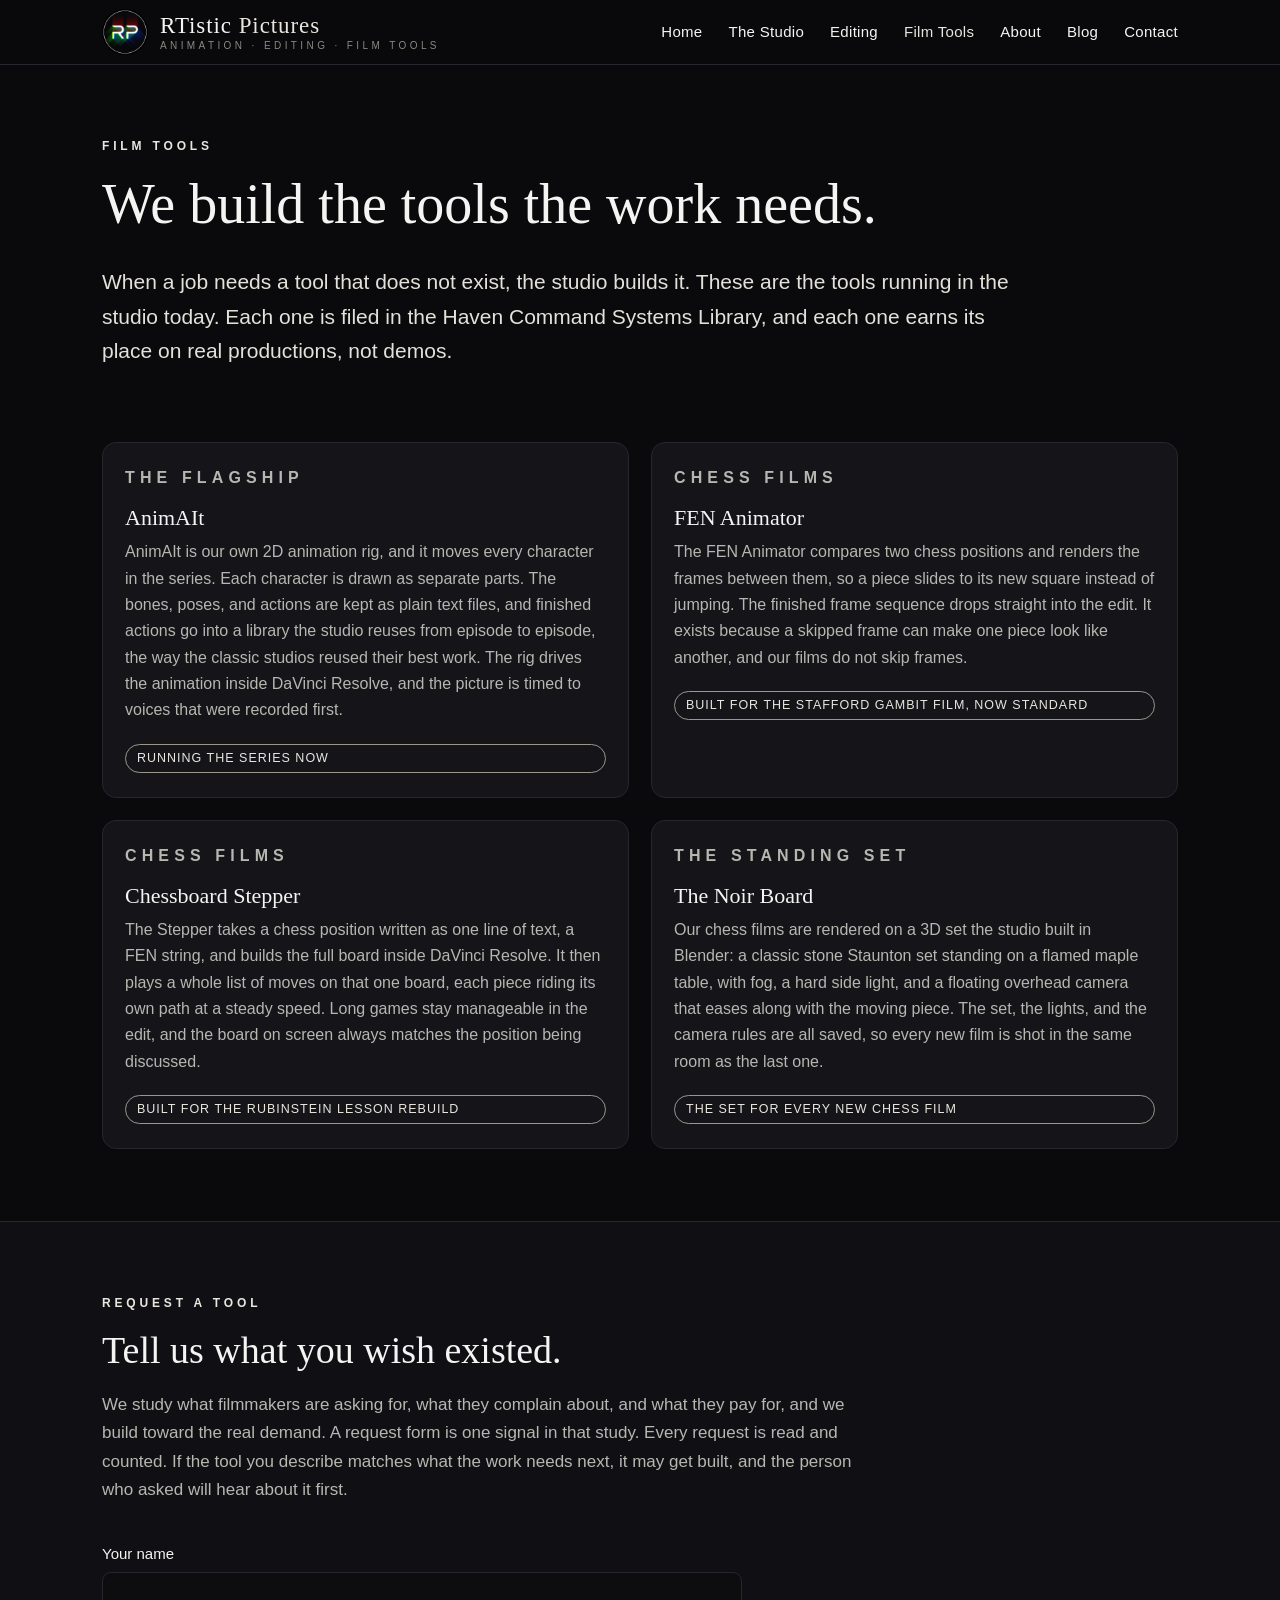
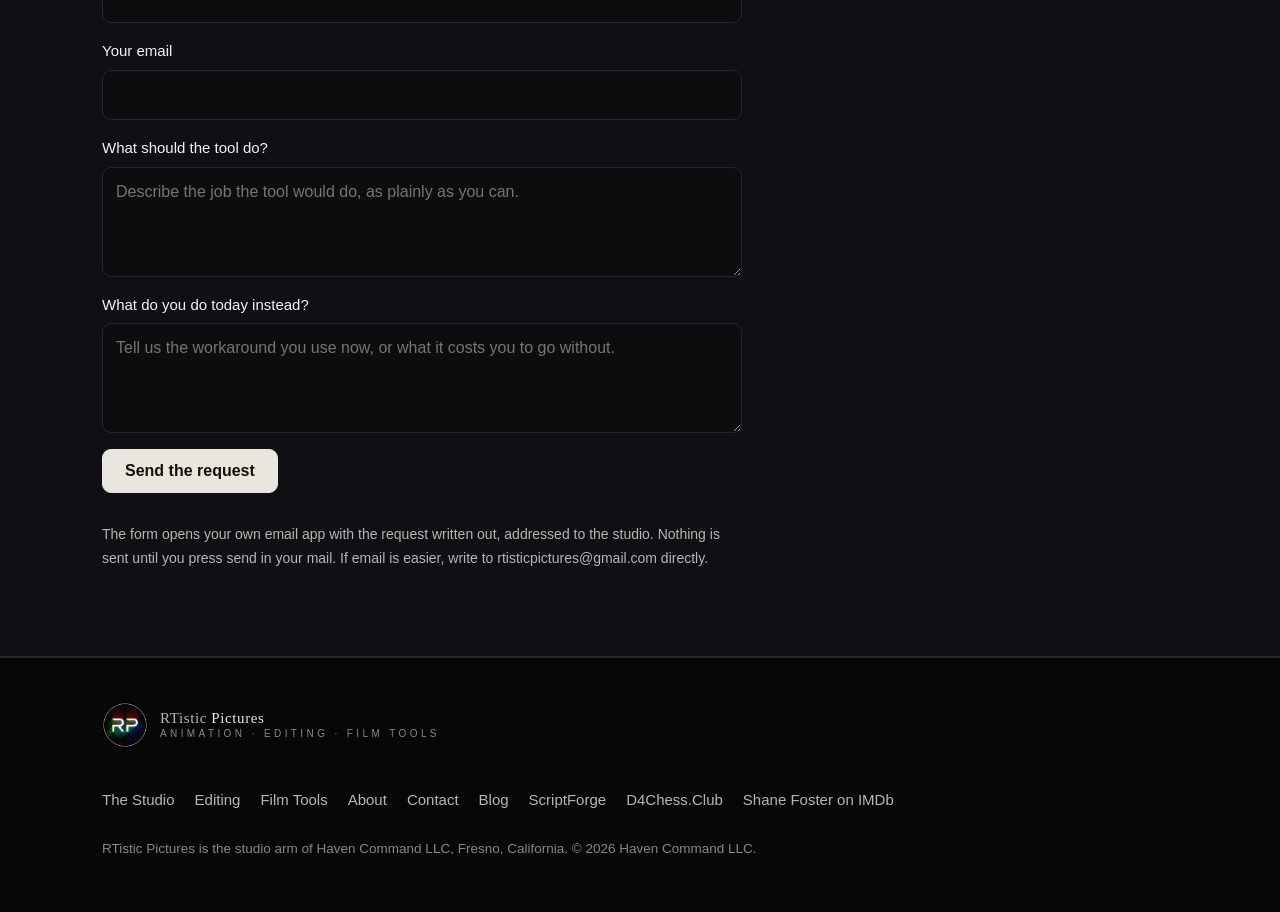
<file: tools.html>
<!DOCTYPE html>
<html lang="en">
<head>
<meta charset="utf-8">
<meta name="viewport" content="width=device-width, initial-scale=1">
<title>Film Tools — RTistic Pictures</title>
<meta name="description" content="The tools RTistic Pictures built for its own work: AnimAIt, our 2D animation rig, the FEN Animator and Chessboard Stepper for chess films, and our standing 3D set. Plus a way to request the tool you wish existed.">
<link rel="stylesheet" href="assets/css/style.css">
<link rel="icon" type="image/png" href="assets/img/logo-circle.png">
</head>
<body>

<header class="site-header">
  <div class="wrap">
    <a class="wordmark" href="index.html"><img class="logo-mark" src="assets/img/logo-circle.png" alt="" width="46" height="46"><span class="wm-text">RTistic <b>Pictures</b><small>Animation · Editing · Film Tools</small></span></a>
    <button class="nav-toggle" aria-label="Open menu" aria-expanded="false">☰</button>
    <nav class="main-nav" aria-label="Main">
      <a href="index.html">Home</a>
      <a href="studio.html">The Studio</a>
      <a href="editing.html">Editing</a>
      <a href="tools.html" aria-current="page">Film Tools</a>
      <a href="about.html">About</a>
      <a href="blog.html">Blog</a>
      <a href="contact.html">Contact</a>
    </nav>
  </div>
</header>

<main>
  <section class="block" style="padding-bottom:36px">
    <div class="wrap">
      <p class="kicker">Film Tools</p>
      <h1>We build the tools the work needs.</h1>
      <p class="lede">When a job needs a tool that does not exist, the studio builds it. These are the tools running in the studio today. Each one is filed in the Haven Command Systems Library, and each one earns its place on real productions, not demos.</p>
    </div>
  </section>

  <section class="block" style="padding-top:16px">
    <div class="wrap">
      <div class="grid c2">
        <article class="card">
          <div class="body">
            <p class="kicker" style="margin-bottom:6px">The Flagship</p>
            <h3>AnimAIt</h3>
            <p>AnimAIt is our own 2D animation rig, and it moves every character in the series. Each character is drawn as separate parts. The bones, poses, and actions are kept as plain text files, and finished actions go into a library the studio reuses from episode to episode, the way the classic studios reused their best work. The rig drives the animation inside DaVinci Resolve, and the picture is timed to voices that were recorded first.</p>
            <span class="status">Running the series now</span>
          </div>
        </article>
        <article class="card">
          <div class="body">
            <p class="kicker" style="margin-bottom:6px">Chess Films</p>
            <h3>FEN Animator</h3>
            <p>The FEN Animator compares two chess positions and renders the frames between them, so a piece slides to its new square instead of jumping. The finished frame sequence drops straight into the edit. It exists because a skipped frame can make one piece look like another, and our films do not skip frames.</p>
            <span class="status">Built for the Stafford Gambit film, now standard</span>
          </div>
        </article>
        <article class="card">
          <div class="body">
            <p class="kicker" style="margin-bottom:6px">Chess Films</p>
            <h3>Chessboard Stepper</h3>
            <p>The Stepper takes a chess position written as one line of text, a FEN string, and builds the full board inside DaVinci Resolve. It then plays a whole list of moves on that one board, each piece riding its own path at a steady speed. Long games stay manageable in the edit, and the board on screen always matches the position being discussed.</p>
            <span class="status">Built for the Rubinstein lesson rebuild</span>
          </div>
        </article>
        <article class="card">
          <div class="body">
            <p class="kicker" style="margin-bottom:6px">The Standing Set</p>
            <h3>The Noir Board</h3>
            <p>Our chess films are rendered on a 3D set the studio built in Blender: a classic stone Staunton set standing on a flamed maple table, with fog, a hard side light, and a floating overhead camera that eases along with the moving piece. The set, the lights, and the camera rules are all saved, so every new film is shot in the same room as the last one.</p>
            <span class="status">The set for every new chess film</span>
          </div>
        </article>
      </div>
    </div>
  </section>

  <section class="block alt" id="request">
    <div class="wrap">
      <div class="section-head">
        <p class="kicker">Request a Tool</p>
        <h2>Tell us what you wish existed.</h2>
        <p class="mute">We study what filmmakers are asking for, what they complain about, and what they pay for, and we build toward the real demand. A request form is one signal in that study. Every request is read and counted. If the tool you describe matches what the work needs next, it may get built, and the person who asked will hear about it first.</p>
      </div>
      <form class="tool-form" id="tool-request-form">
        <label>Your name
          <input type="text" name="name" autocomplete="name" required>
        </label>
        <label>Your email
          <input type="email" name="email" autocomplete="email" required>
        </label>
        <label>What should the tool do?
          <textarea name="does" required placeholder="Describe the job the tool would do, as plainly as you can."></textarea>
        </label>
        <label>What do you do today instead?
          <textarea name="instead" required placeholder="Tell us the workaround you use now, or what it costs you to go without."></textarea>
        </label>
        <div>
          <button class="btn" type="submit">Send the request</button>
        </div>
        <p class="small" id="tool-request-note">The form opens your own email app with the request written out, addressed to the studio. Nothing is sent until you press send in your mail. If email is easier, write to rtisticpictures@gmail.com directly.</p>
      </form>
    </div>
  </section>
</main>

<footer class="site-footer">
  <div class="wrap">
    <div class="cols">
      <a class="wordmark" href="index.html"><img class="logo-mark" src="assets/img/logo-circle.png" alt="" width="46" height="46"><span class="wm-text">RTistic <b>Pictures</b><small>Animation · Editing · Film Tools</small></span></a>
      <nav aria-label="Footer">
        <a href="studio.html">The Studio</a>
        <a href="editing.html">Editing</a>
        <a href="tools.html">Film Tools</a>
        <a href="about.html">About</a>
        <a href="contact.html">Contact</a>
        <a href="blog.html">Blog</a>
        <a href="https://scriptforgeai.studio">ScriptForge</a>
        <a href="https://d4chess.club">D4Chess.Club</a>
        <a href="https://www.imdb.com/name/nm1895702/">Shane Foster on IMDb</a>
      </nav>
    </div>
    <p class="fine">RTistic Pictures is the studio arm of Haven Command LLC, Fresno, California. © <span data-year>2026</span> Haven Command LLC.</p>
  </div>
</footer>

<script src="assets/js/main.js"></script>
</body>
</html>
</file>
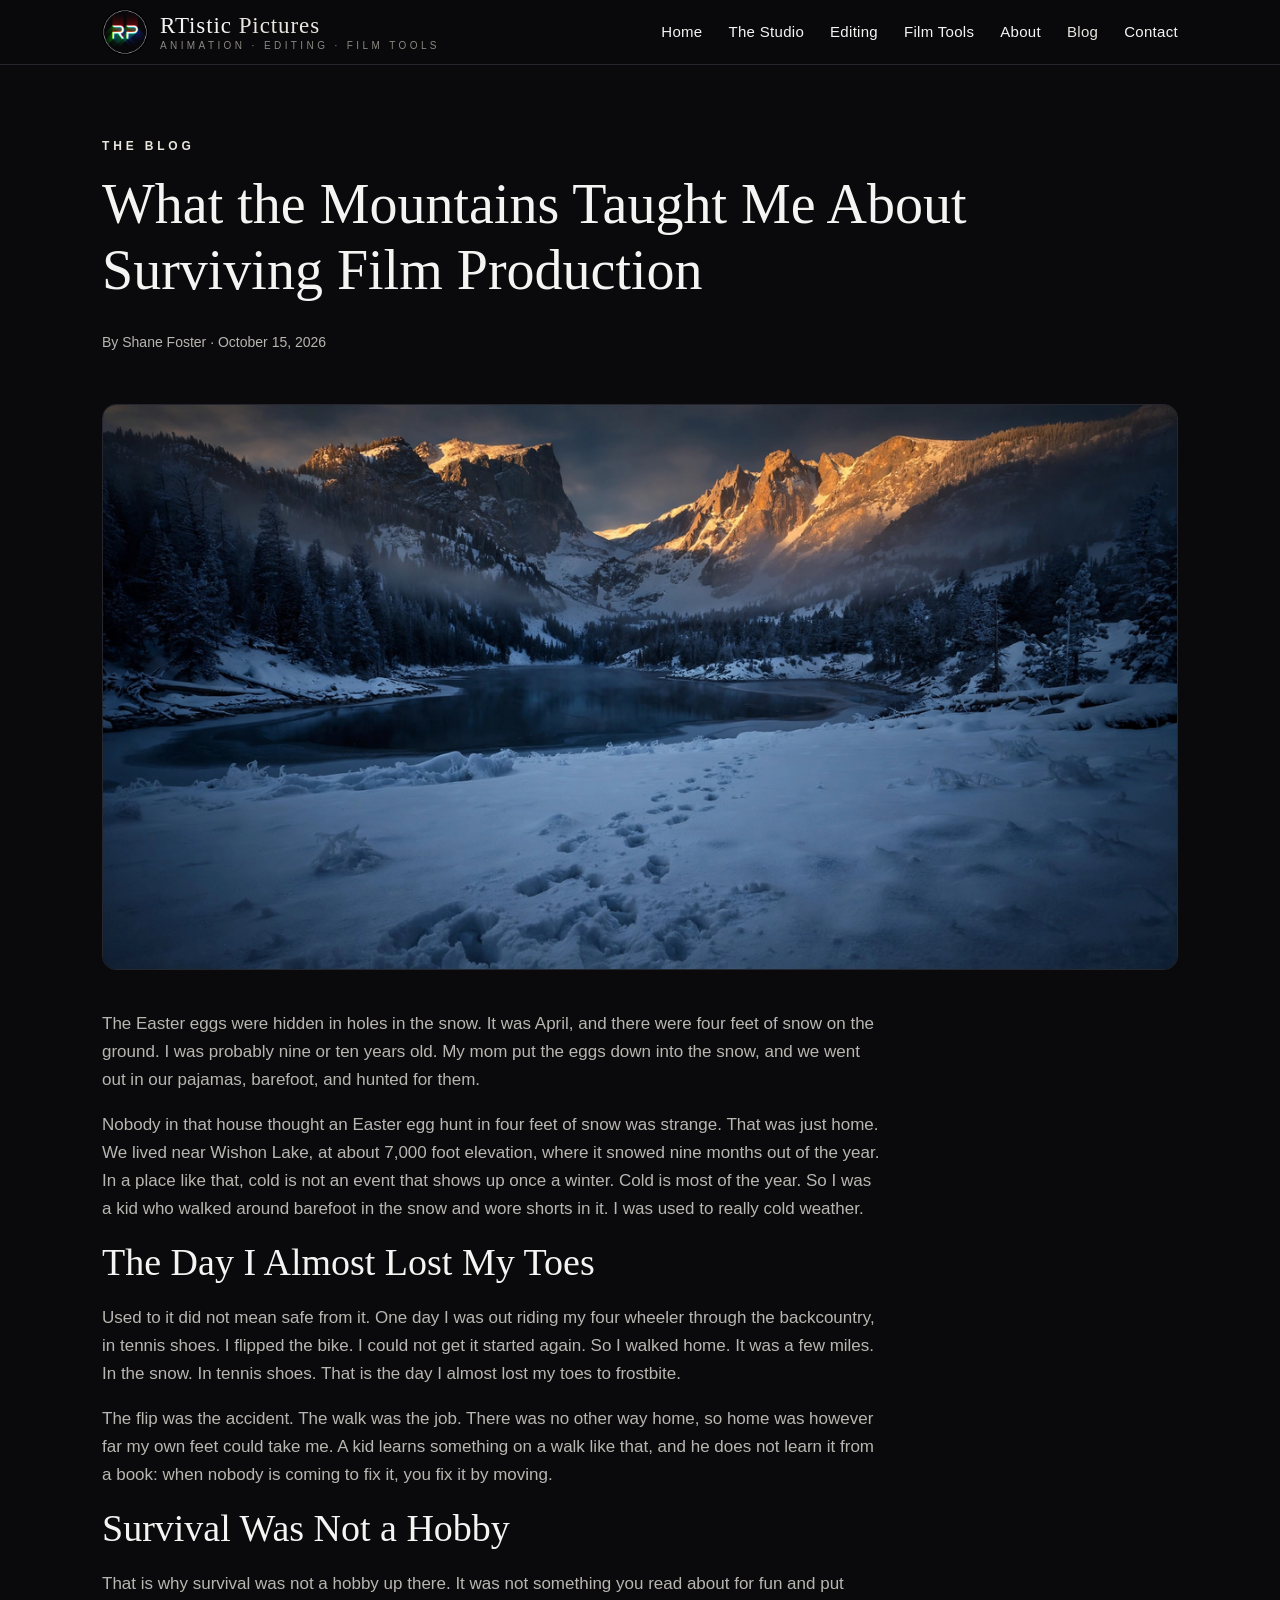
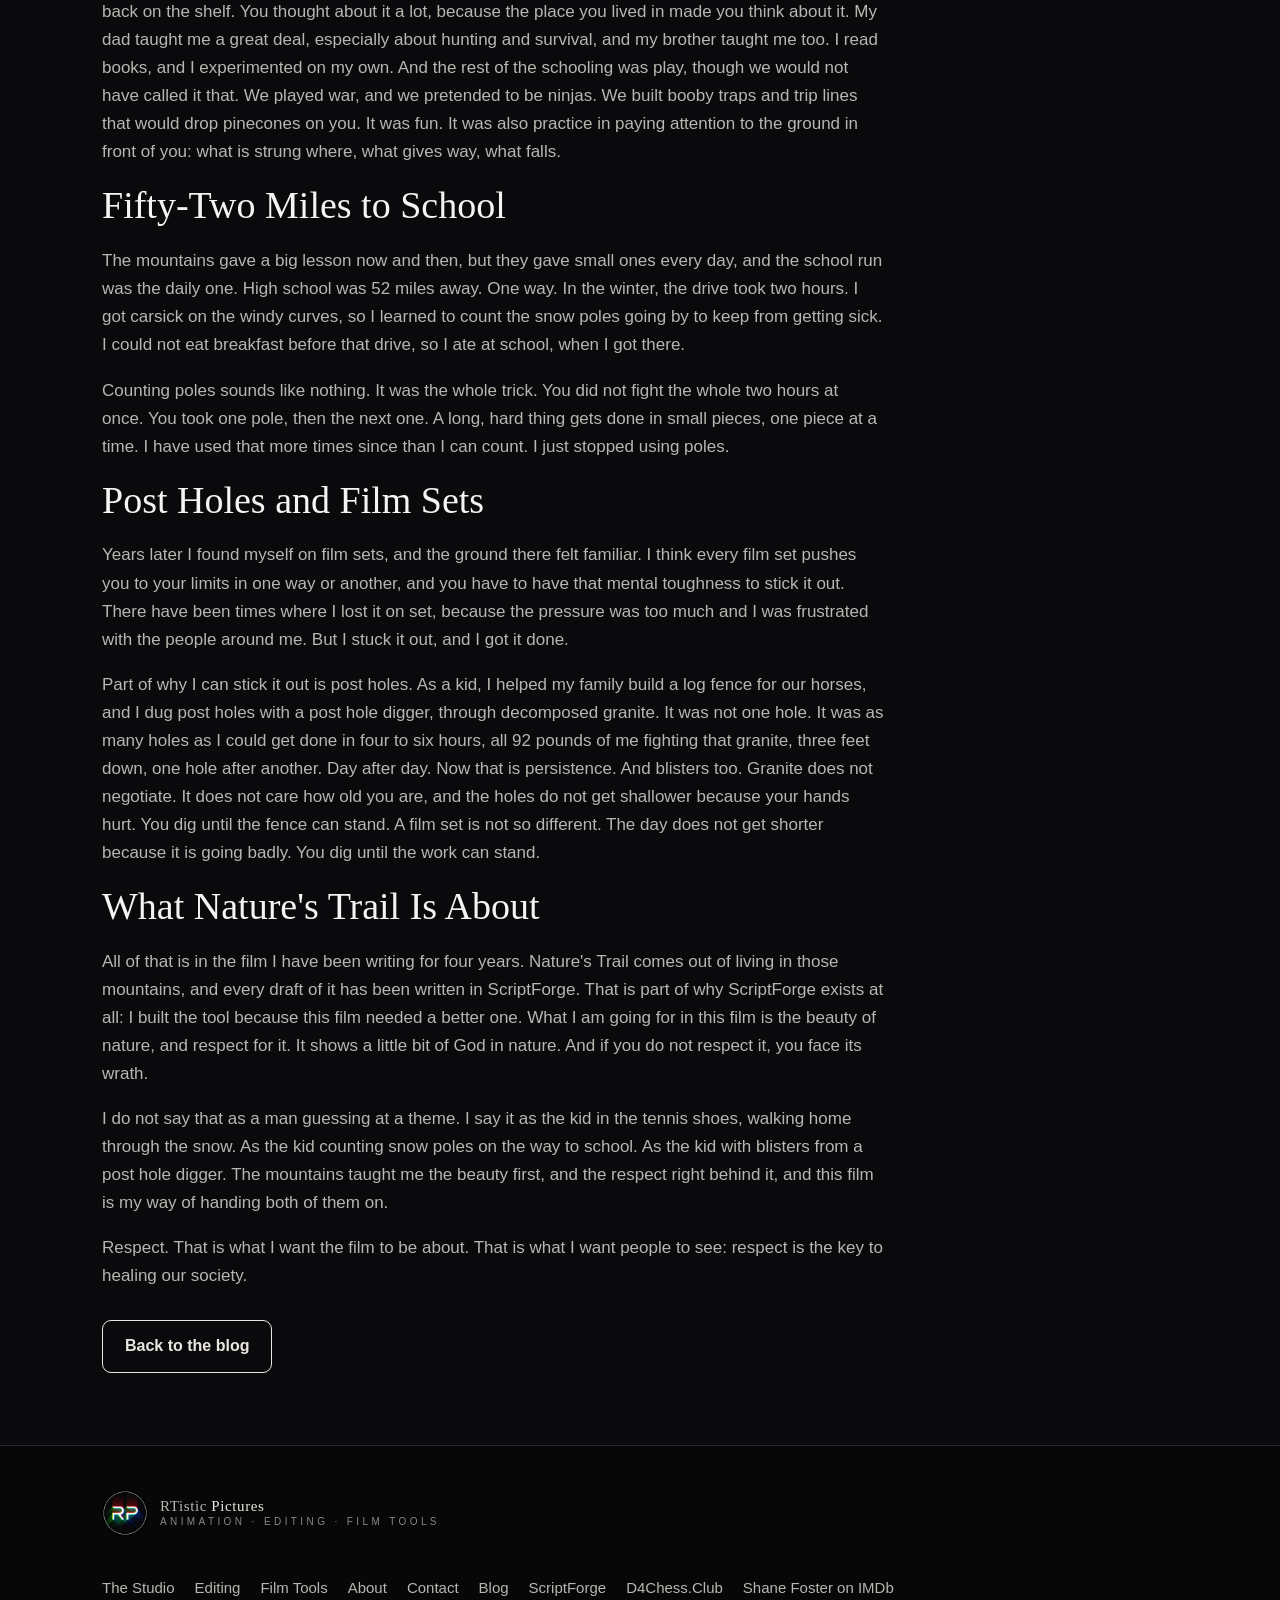
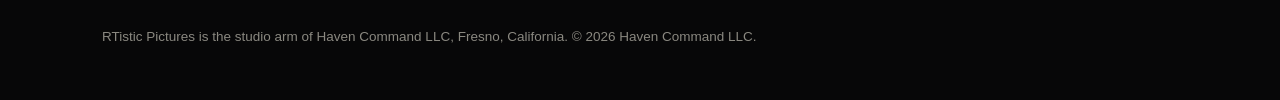
<file: blog/what-the-mountains-taught-me.html>
<!DOCTYPE html>
<html lang="en">
<head>
<meta charset="utf-8">
<meta name="viewport" content="width=device-width, initial-scale=1">
<title>What the Mountains Taught Me About Surviving Film Production — RTistic Pictures</title>
<meta name="description" content="Shane Foster on growing up near Wishon Lake at 7,000 feet: barefoot Easter egg hunts in four feet of snow, a frostbite walk home, 52 miles to school, and the mountain childhood behind his feature film Nature's Trail.">
<meta property="og:type" content="article">
<meta property="og:title" content="What the Mountains Taught Me About Surviving Film Production">
<meta property="og:description" content="Barefoot Easter egg hunts in four feet of snow, a frostbite walk home, and 52 miles to school: the mountain childhood that taught me survival and became my film Nature's Trail.">
<meta property="og:url" content="https://rtisticpictures.com/blog/what-the-mountains-taught-me.html">
<meta property="og:image" content="https://rtisticpictures.com/assets/img/what-the-mountains-taught-me.png">
<link rel="stylesheet" href="../assets/css/style.css">
<link rel="icon" type="image/png" href="../assets/img/logo-circle.png">
</head>
<body>

<header class="site-header">
  <div class="wrap">
    <a class="wordmark" href="../index.html"><img class="logo-mark" src="../assets/img/logo-circle.png" alt="" width="46" height="46"><span class="wm-text">RTistic <b>Pictures</b><small>Animation · Editing · Film Tools</small></span></a>
    <button class="nav-toggle" aria-label="Open menu" aria-expanded="false">☰</button>
    <nav class="main-nav" aria-label="Main">
      <a href="../index.html">Home</a>
      <a href="../studio.html">The Studio</a>
      <a href="../editing.html">Editing</a>
      <a href="../tools.html">Film Tools</a>
      <a href="../about.html">About</a>
      <a href="../blog.html" aria-current="page">Blog</a>
      <a href="../contact.html">Contact</a>
    </nav>
  </div>
</header>

<main>
  <section class="block" style="padding-bottom:36px">
    <div class="wrap">
      <p class="kicker">The Blog</p>
      <h1 style="max-width:16em">What the Mountains Taught Me About Surviving Film Production</h1>
      <p class="small">By Shane Foster · October 15, 2026</p>
    </div>
  </section>

  <section class="block" style="padding-top:0">
    <div class="wrap">
      <figure style="margin:0 0 40px">
        <img src="../assets/img/what-the-mountains-taught-me.png" alt="A mountain lake in deep snow at dawn, first light on the peaks, one line of footprints crossing the snow" style="border-radius:14px;border:1px solid var(--panel-line)">
      </figure>
      <div style="max-width:46em">
        <p class="mute">The Easter eggs were hidden in holes in the snow. It was April, and there were four feet of snow on the ground. I was probably nine or ten years old. My mom put the eggs down into the snow, and we went out in our pajamas, barefoot, and hunted for them.</p>
        <p class="mute">Nobody in that house thought an Easter egg hunt in four feet of snow was strange. That was just home. We lived near Wishon Lake, at about 7,000 foot elevation, where it snowed nine months out of the year. In a place like that, cold is not an event that shows up once a winter. Cold is most of the year. So I was a kid who walked around barefoot in the snow and wore shorts in it. I was used to really cold weather.</p>
        <h2>The Day I Almost Lost My Toes</h2>
        <p class="mute">Used to it did not mean safe from it. One day I was out riding my four wheeler through the backcountry, in tennis shoes. I flipped the bike. I could not get it started again. So I walked home. It was a few miles. In the snow. In tennis shoes. That is the day I almost lost my toes to frostbite.</p>
        <p class="mute">The flip was the accident. The walk was the job. There was no other way home, so home was however far my own feet could take me. A kid learns something on a walk like that, and he does not learn it from a book: when nobody is coming to fix it, you fix it by moving.</p>
        <h2>Survival Was Not a Hobby</h2>
        <p class="mute">That is why survival was not a hobby up there. It was not something you read about for fun and put back on the shelf. You thought about it a lot, because the place you lived in made you think about it. My dad taught me a great deal, especially about hunting and survival, and my brother taught me too. I read books, and I experimented on my own. And the rest of the schooling was play, though we would not have called it that. We played war, and we pretended to be ninjas. We built booby traps and trip lines that would drop pinecones on you. It was fun. It was also practice in paying attention to the ground in front of you: what is strung where, what gives way, what falls.</p>
        <h2>Fifty-Two Miles to School</h2>
        <p class="mute">The mountains gave a big lesson now and then, but they gave small ones every day, and the school run was the daily one. High school was 52 miles away. One way. In the winter, the drive took two hours. I got carsick on the windy curves, so I learned to count the snow poles going by to keep from getting sick. I could not eat breakfast before that drive, so I ate at school, when I got there.</p>
        <p class="mute">Counting poles sounds like nothing. It was the whole trick. You did not fight the whole two hours at once. You took one pole, then the next one. A long, hard thing gets done in small pieces, one piece at a time. I have used that more times since than I can count. I just stopped using poles.</p>
        <h2>Post Holes and Film Sets</h2>
        <p class="mute">Years later I found myself on film sets, and the ground there felt familiar. I think every film set pushes you to your limits in one way or another, and you have to have that mental toughness to stick it out. There have been times where I lost it on set, because the pressure was too much and I was frustrated with the people around me. But I stuck it out, and I got it done.</p>
        <p class="mute">Part of why I can stick it out is post holes. As a kid, I helped my family build a log fence for our horses, and I dug post holes with a post hole digger, through decomposed granite. It was not one hole. It was as many holes as I could get done in four to six hours, all 92 pounds of me fighting that granite, three feet down, one hole after another. Day after day. Now that is persistence. And blisters too. Granite does not negotiate. It does not care how old you are, and the holes do not get shallower because your hands hurt. You dig until the fence can stand. A film set is not so different. The day does not get shorter because it is going badly. You dig until the work can stand.</p>
        <h2>What Nature's Trail Is About</h2>
        <p class="mute">All of that is in the film I have been writing for four years. Nature's Trail comes out of living in those mountains, and every draft of it has been written in ScriptForge. That is part of why ScriptForge exists at all: I built the tool because this film needed a better one. What I am going for in this film is the beauty of nature, and respect for it. It shows a little bit of God in nature. And if you do not respect it, you face its wrath.</p>
        <p class="mute">I do not say that as a man guessing at a theme. I say it as the kid in the tennis shoes, walking home through the snow. As the kid counting snow poles on the way to school. As the kid with blisters from a post hole digger. The mountains taught me the beauty first, and the respect right behind it, and this film is my way of handing both of them on.</p>
        <p class="mute">Respect. That is what I want the film to be about. That is what I want people to see: respect is the key to healing our society.</p>
      </div>
      <div class="hero-actions">
        <a class="btn ghost" href="../blog.html">Back to the blog</a>
      </div>
    </div>
  </section>
</main>

<footer class="site-footer">
  <div class="wrap">
    <div class="cols">
      <a class="wordmark" href="../index.html"><img class="logo-mark" src="../assets/img/logo-circle.png" alt="" width="46" height="46"><span class="wm-text">RTistic <b>Pictures</b><small>Animation · Editing · Film Tools</small></span></a>
      <nav aria-label="Footer">
        <a href="../studio.html">The Studio</a>
        <a href="../editing.html">Editing</a>
        <a href="../tools.html">Film Tools</a>
        <a href="../about.html">About</a>
        <a href="../contact.html">Contact</a>
        <a href="../blog.html">Blog</a>
        <a href="https://scriptforgeai.studio">ScriptForge</a>
        <a href="https://d4chess.club">D4Chess.Club</a>
        <a href="https://www.imdb.com/name/nm1895702/">Shane Foster on IMDb</a>
      </nav>
    </div>
    <p class="fine">RTistic Pictures is the studio arm of Haven Command LLC, Fresno, California. © <span data-year>2026</span> Haven Command LLC.</p>
  </div>
</footer>

<script src="../assets/js/main.js"></script>
</body>
</html>
</file>
<file: assets/css/style.css>
/* RTistic Pictures — static site styles. No build step. */
:root{
  --bg:#0a0a0c;
  --bg2:#101014;
  --panel:#141419;
  --panel-line:#26262e;
  --ink:#f4f4f2;
  --mute:#b8b6b0;
  --faint:#8a8880;
  --amber:#e9e6df;
  --amber-deep:#9a968c;
  --paper:#e8e8e8;
  --serif:Georgia,'Iowan Old Style','Times New Roman',serif;
  --sans:-apple-system,BlinkMacSystemFont,'Segoe UI',Roboto,Helvetica,Arial,sans-serif;
}
*{box-sizing:border-box}
html{scroll-behavior:smooth}
body{
  margin:0;background:var(--bg);color:var(--ink);
  font-family:var(--sans);font-size:17px;line-height:1.65;
  -webkit-font-smoothing:antialiased;
}
img{max-width:100%;display:block}
a{color:var(--amber)}
a:hover{color:#ffffff}
.wrap{max-width:1120px;margin:0 auto;padding:0 22px}

/* Header */
.site-header{
  position:sticky;top:0;z-index:50;
  background:rgba(10,10,12,.92);backdrop-filter:blur(8px);
  border-bottom:1px solid var(--panel-line);
}
.site-header .wrap{display:flex;align-items:center;justify-content:space-between;min-height:64px;gap:16px}
.wordmark{
  font-family:var(--serif);font-size:23px;letter-spacing:.04em;color:var(--ink);
  text-decoration:none;white-space:nowrap;
  display:inline-flex;align-items:center;gap:12px;
}
.wordmark .logo-mark{
  width:46px;height:46px;border-radius:50%;flex:none;
}
.wordmark .wm-text{line-height:1.15}
.wordmark b{color:var(--amber);font-weight:normal}
.wordmark small{
  display:block;font-family:var(--sans);font-size:10px;letter-spacing:.34em;
  color:var(--faint);text-transform:uppercase;margin-top:1px;
}
.main-nav{display:flex;gap:26px;align-items:center}
.main-nav a{
  color:var(--ink);text-decoration:none;font-size:15px;letter-spacing:.02em;padding:6px 0;
}
.main-nav a:hover,.main-nav a[aria-current="page"]{color:var(--amber)}
.nav-toggle{
  display:none;background:none;border:1px solid var(--panel-line);border-radius:8px;
  color:var(--ink);font-size:20px;line-height:1;padding:8px 12px;cursor:pointer;
}
@media (max-width:760px){
  .nav-toggle{display:block}
  .main-nav{
    display:none;position:absolute;left:0;right:0;top:64px;flex-direction:column;align-items:stretch;
    background:var(--bg2);border-bottom:1px solid var(--panel-line);padding:10px 22px 16px;gap:2px;
  }
  .main-nav.open{display:flex}
  .main-nav a{padding:10px 0;border-bottom:1px solid #1c1c22}
  .main-nav a:last-child{border-bottom:none}
}

/* Type */
h1,h2,h3{font-family:var(--serif);font-weight:normal;line-height:1.18;margin:0 0 .5em}
h1{font-size:clamp(34px,5.4vw,56px)}
h2{font-size:clamp(27px,3.6vw,38px)}
h3{font-size:22px}
.kicker{
  font-size:12px;letter-spacing:.32em;text-transform:uppercase;color:var(--amber);
  margin:0 0 14px;font-weight:600;
}
.lede{font-size:clamp(18px,2.2vw,21px);color:#e3e1da;max-width:44em}
.mute{color:var(--mute)}
.small{font-size:14px;color:var(--mute)}

/* Hero */
.hero{
  position:relative;overflow:hidden;border-bottom:1px solid var(--panel-line);
  background:#000;
}
.hero img.bg{
  position:absolute;inset:0;width:100%;height:100%;object-fit:cover;opacity:.62;
}
.hero .shade{
  position:absolute;inset:0;
  background:linear-gradient(90deg,rgba(5,5,7,.88) 0%,rgba(5,5,7,.62) 46%,rgba(5,5,7,.18) 100%),
             linear-gradient(0deg,rgba(10,10,12,1) 0%,rgba(10,10,12,0) 30%);
}
.hero .wrap{position:relative;padding:96px 22px 88px}
.hero h1{max-width:12em}
.hero .lede{max-width:36em}
.hero-actions{display:flex;gap:14px;flex-wrap:wrap;margin-top:30px}

/* Buttons */
.btn{
  display:inline-block;text-decoration:none;font-size:16px;padding:12px 22px;border-radius:9px;
  border:1px solid var(--amber);color:#14100a;background:var(--amber);font-weight:600;
}
.btn:hover{background:#ffffff;color:#14100a}
.btn.ghost{background:transparent;color:var(--amber)}
.btn.ghost:hover{background:rgba(233,230,223,.12);color:#ffffff}

/* Sections and cards */
section.block{padding:72px 0}
section.block.alt{background:var(--bg2);border-top:1px solid var(--panel-line);border-bottom:1px solid var(--panel-line)}
.section-head{max-width:46em;margin-bottom:38px}
.grid{display:grid;gap:22px}
.grid.c3{grid-template-columns:repeat(3,1fr)}
.grid.c2{grid-template-columns:repeat(2,1fr)}
.grid.c4{grid-template-columns:repeat(4,1fr)}
@media (max-width:900px){.grid.c3,.grid.c4{grid-template-columns:repeat(2,1fr)}}
@media (max-width:580px){.grid.c3,.grid.c2,.grid.c4{grid-template-columns:1fr}}
.card{
  background:var(--panel);border:1px solid var(--panel-line);border-radius:14px;overflow:hidden;
  display:flex;flex-direction:column;
}
.card .art{aspect-ratio:4/3;overflow:hidden;background:#000}
.card .art img{width:100%;height:100%;object-fit:cover}
.card .body{padding:22px 22px 24px;display:flex;flex-direction:column;gap:8px;flex:1}
.card h3{margin:0}
.card p{margin:0;color:var(--mute);font-size:16px}
.card .more{margin-top:auto;padding-top:10px;font-size:15px}
.cast-card .art{aspect-ratio:3/4;background:var(--paper)}
.cast-card .art img{object-fit:contain}
.thumb-card .art{aspect-ratio:9/16;max-height:520px}
.thumb-card .art img{object-fit:cover;object-position:top}
.point{
  border-left:3px solid var(--amber);padding:4px 0 4px 20px;
}
.point h3{margin-bottom:6px}
.point p{margin:0;color:var(--mute)}
.steps{counter-reset:step;display:grid;gap:18px}
.step{
  display:flex;gap:18px;background:var(--panel);border:1px solid var(--panel-line);
  border-radius:12px;padding:20px 22px;align-items:flex-start;
}
.step .n{
  counter-increment:step;font-family:var(--serif);font-size:26px;color:var(--amber);
  min-width:38px;line-height:1.2;
}
.step .n::before{content:counter(step)}
.step p{margin:0;color:var(--mute)}
.step p b{color:var(--ink);font-weight:600}
.status{
  display:inline-block;font-size:12.5px;letter-spacing:.08em;text-transform:uppercase;
  color:var(--amber);border:1px solid var(--amber-deep);border-radius:999px;padding:3px 11px;margin-top:12px;
}
.facts{display:grid;grid-template-columns:repeat(3,1fr);gap:22px}
@media (max-width:760px){.facts{grid-template-columns:1fr}}
.fact{border-top:2px solid var(--amber);padding-top:12px}
.fact .k{font-size:12px;letter-spacing:.28em;text-transform:uppercase;color:var(--faint);margin:0 0 6px}
.fact .v{font-family:var(--serif);font-size:21px;margin:0}

.credits{list-style:none;margin:6px 0 0;padding:0;display:grid;gap:9px}
.credits li{color:var(--mute);font-size:16px;border-left:3px solid var(--panel-line);padding-left:14px}
.credits li b{color:var(--ink);font-weight:600}

/* Forms */
form.tool-form{display:grid;gap:16px;max-width:640px}
form.tool-form label{display:grid;gap:6px;font-size:15px;color:var(--ink)}
form.tool-form input,form.tool-form select,form.tool-form textarea{
  background:#0d0d10;border:1px solid var(--panel-line);border-radius:9px;color:var(--ink);
  font:inherit;font-size:16px;padding:11px 13px;width:100%;
}
form.tool-form textarea{min-height:110px;resize:vertical}
form.tool-form input:focus,form.tool-form select:focus,form.tool-form textarea:focus{outline:2px solid var(--amber-deep);border-color:var(--amber-deep)}
.hp-field{position:absolute;left:-9999px;width:1px;height:1px;overflow:hidden}

/* Footer */
.site-footer{border-top:1px solid var(--panel-line);background:#070708;padding:44px 0 38px;margin-top:0}
.site-footer .cols{display:flex;gap:40px;flex-wrap:wrap;justify-content:space-between}
.site-footer nav{display:flex;gap:20px;flex-wrap:wrap}
.site-footer a{color:var(--mute);text-decoration:none;font-size:15px}
.site-footer a:hover{color:var(--amber)}
.site-footer .fine{color:var(--faint);font-size:13.5px;margin-top:26px}
.split{display:grid;grid-template-columns:1.05fr .95fr;gap:44px;align-items:center}
@media (max-width:820px){.split{grid-template-columns:1fr}}
.split figure{margin:0}
.split figure img{border-radius:14px;border:1px solid var(--panel-line)}
figcaption{font-size:13.5px;color:var(--faint);margin-top:10px}
</file>
